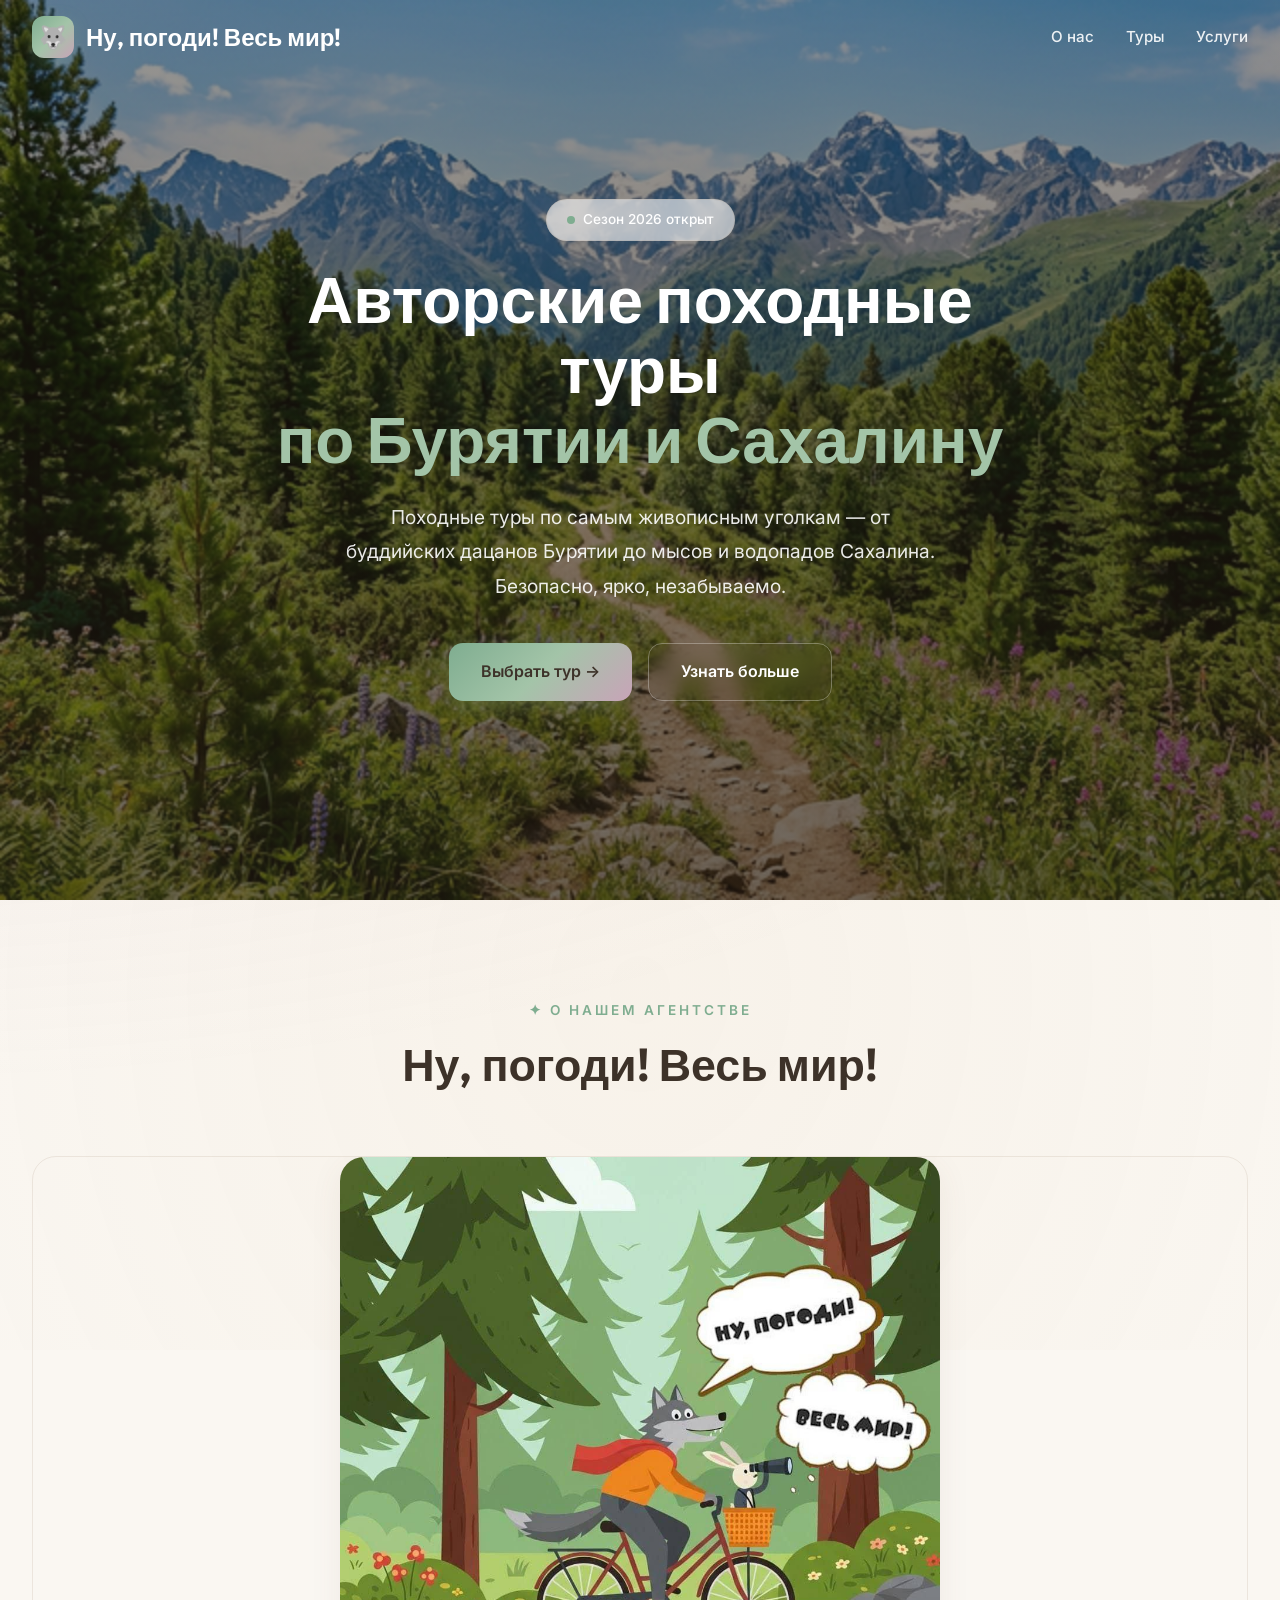
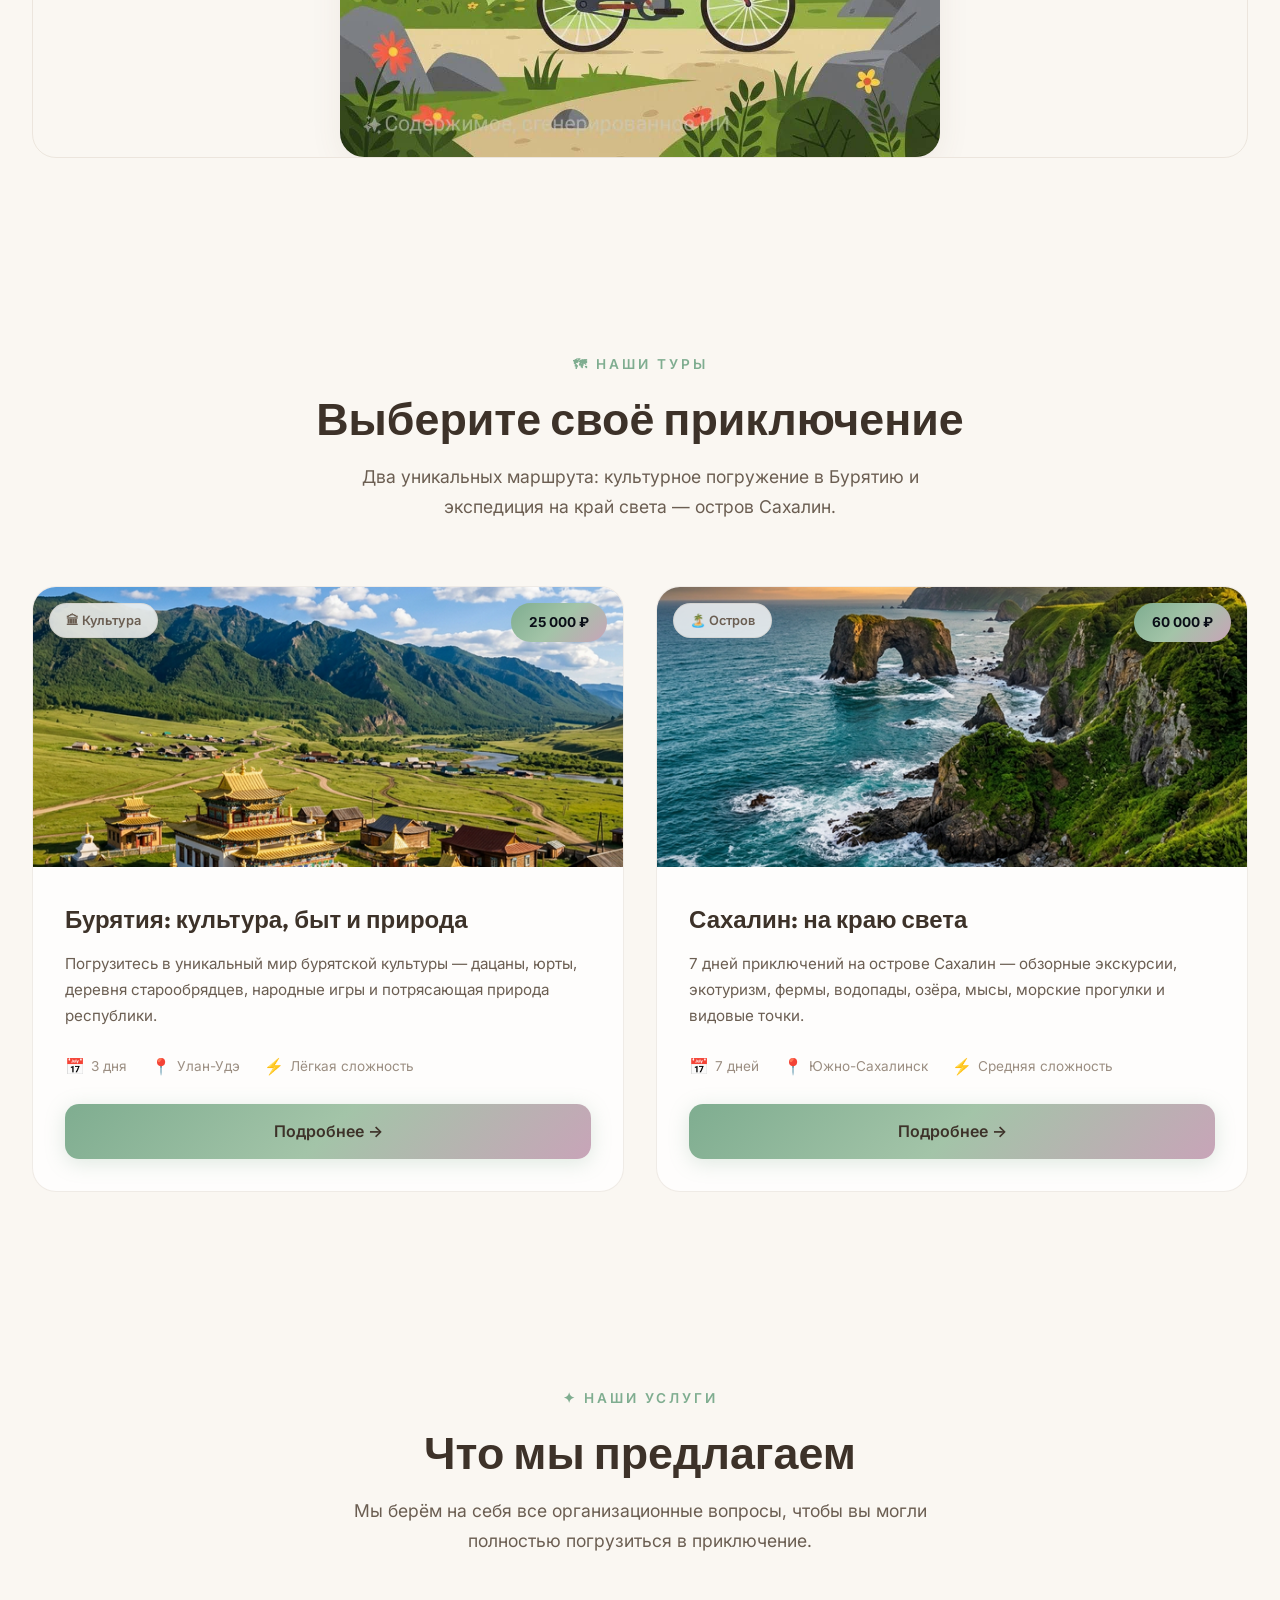
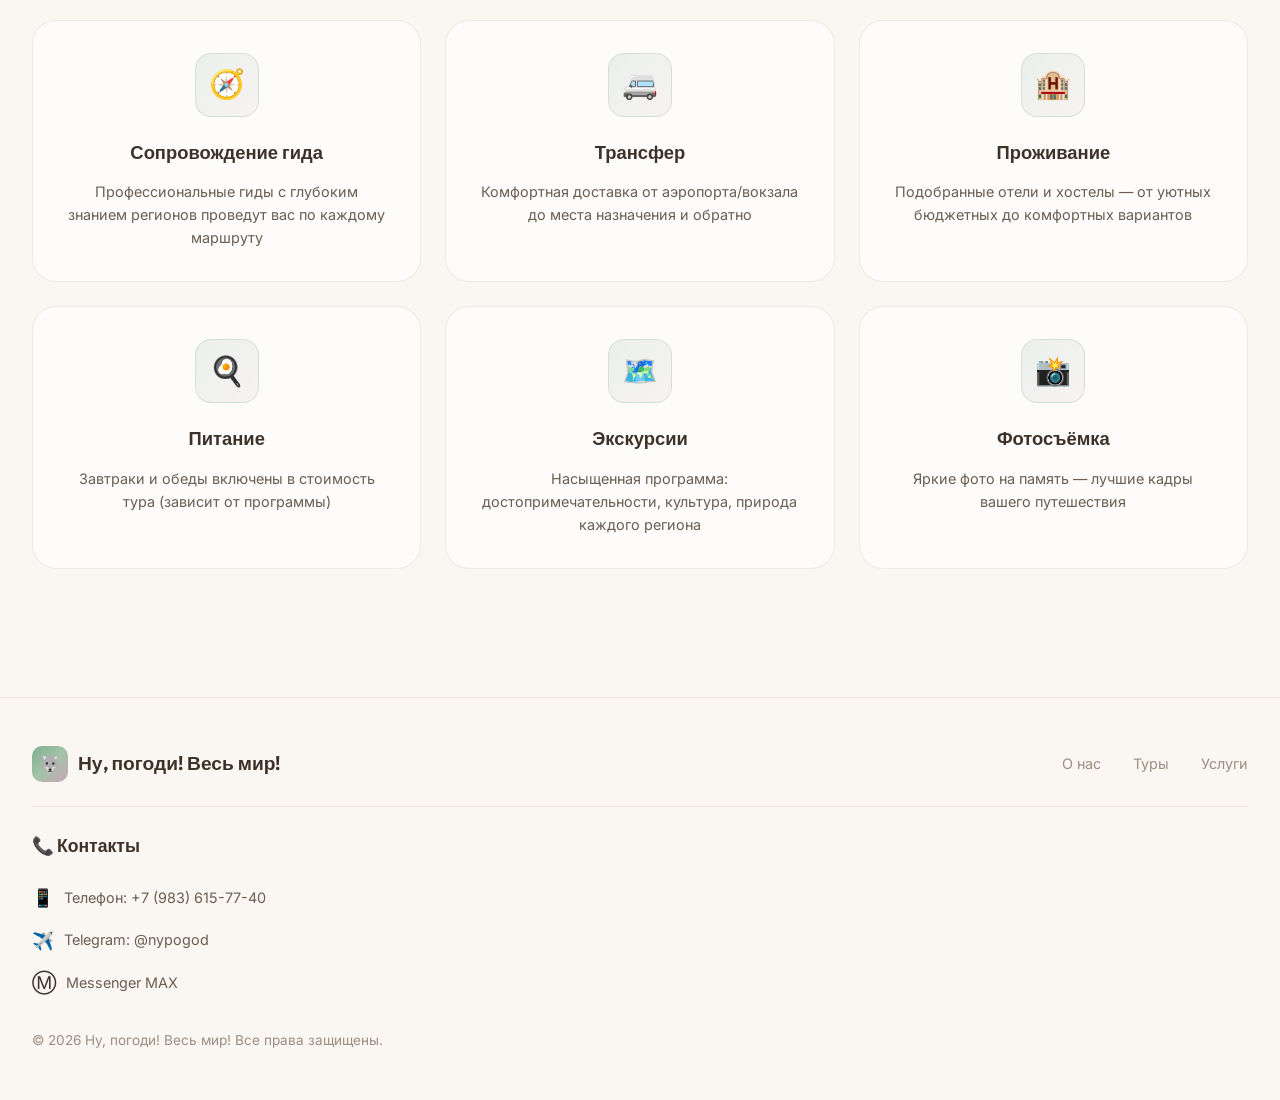
<file: index.html>
<!DOCTYPE html>
<html lang="ru">

<head>
  <meta charset="UTF-8">
  <meta name="viewport" content="width=device-width, initial-scale=1.0">
  <meta name="description"
    content="Ищете авторские туры в Бурятию, на Байкал или Сахалин? Организация увлекательных экспедиций и походных туров по России. Незабываемые впечатления с опытными гидами.">
  <meta name="keywords"
    content="туры в бурятию, туры на сахалин, походные туры, активный отдых, походы по россии, туризм на байкале, путешествие на край света, авторские туры">
  <meta name="author" content="Ну, погоди! Весь мир!">
  <meta property="og:title" content="Авторские туры в Бурятию и на Сахалин 2026 | Ну, погоди! Весь мир!">
  <meta property="og:description"
    content="Организация незабываемых походных туров по Бурятии и Сахалину. Полное сопровождение, насыщенная программа и яркие впечатления.">
  <meta property="og:type" content="website">
  <meta property="og:url" content="https://nupogodi-tours.ru/">
  <meta property="og:image" content="https://nupogodi-tours.ru/images/hero-bg-light.png">
  <meta property="og:image:width" content="1200">
  <meta property="og:image:height" content="630">
  <meta property="og:locale" content="ru_RU">
  <meta property="og:site_name" content="Ну, погоди! Весь мир!">
  <meta name="twitter:card" content="summary_large_image">
  <meta name="twitter:title" content="Авторские туры в Бурятию и на Сахалин 2026 | Ну, погоди! Весь мир!">
  <meta name="twitter:description" content="Организация незабываемых походных туров по Бурятии и Сахалину. Полное сопровождение, насыщенная программа и яркие впечатления.">
  <meta name="twitter:image" content="https://nupogodi-tours.ru/images/hero-bg-light.png">
  <link rel="icon" type="image/svg+xml" href="images/favicon.svg">
  <link rel="icon" type="image/png" sizes="32x32" href="images/favicon-32.png">
  <link rel="apple-touch-icon" sizes="180x180" href="images/favicon.png">
  <title>Авторские туры в Бурятию и на Сахалин 2026 | Ну, погоди! Весь мир!</title>
  <link rel="stylesheet" href="styles.css">
  <script type="application/ld+json">
  {
    "@context": "https://schema.org",
    "@type": "TravelAgency",
    "name": "Ну, погоди! Весь мир!",
    "url": "https://nupogodi-tours.ru",
    "description": "Организация авторских походных туров по Бурятии и Сахалину. Экспедиции с опытными гидами.",
    "image": "https://nupogodi-tours.ru/images/hero-bg-light.png",
    "telephone": "+7-983-615-77-40",
    "address": {
      "@type": "PostalAddress",
      "addressCountry": "RU"
    },
    "sameAs": [
      "https://t.me/nypogod",
      "https://max.ru/join/zWjZZOgrSASOhCdiYN-ztWfvN6nFuseAmMMUd-aQnwc"
    ],
    "makesOffer": [
      {
        "@type": "Offer",
        "itemOffered": {
          "@type": "TouristTrip",
          "name": "Авторский тур в Бурятию: культура, быт и природа",
          "description": "Погрузитесь в уникальный мир бурятской культуры — дацаны, юрты, деревня старообрядцев, народные игры и потрясающая природа республики.",
          "image": "https://nupogodi-tours.ru/images/buryatia.png",
          "touristType": "Культурный туризм",
          "itinerary": {
            "@type": "ItemList",
            "numberOfItems": 3,
            "itemListElement": [
              {"@type": "ListItem", "position": 1, "name": "Улан-Удэ"},
              {"@type": "ListItem", "position": 2, "name": "Духовность и традиции"},
              {"@type": "ListItem", "position": 3, "name": "Тайны старообрядцев"}
            ]
          }
        },
        "price": "25000",
        "priceCurrency": "RUB",
        "url": "https://nupogodi-tours.ru/tour1.html"
      },
      {
        "@type": "Offer",
        "itemOffered": {
          "@type": "TouristTrip",
          "name": "Авторский тур на Сахалин: на краю света",
          "description": "7 дней приключений на острове Сахалин — обзорные экскурсии, экотуризм, фермы, водопады, озёра, мысы, морские прогулки.",
          "image": "https://nupogodi-tours.ru/images/sakhalin.png",
          "touristType": "Экотуризм",
          "itinerary": {
            "@type": "ItemList",
            "numberOfItems": 7
          }
        },
        "price": "60000",
        "priceCurrency": "RUB",
        "url": "https://nupogodi-tours.ru/tour2.html"
      }
    ]
  }
  </script>
<!-- Yandex.Metrika counter -->
<script type="text/javascript">
    (function(m,e,t,r,i,k,a){
        m[i]=m[i]||function(){(m[i].a=m[i].a||[]).push(arguments)};
        m[i].l=1*new Date();
        for (var j = 0; j < document.scripts.length; j++) {if (document.scripts[j].src === r) { return; }}
        k=e.createElement(t),a=e.getElementsByTagName(t)[0],k.async=1,k.src=r,a.parentNode.insertBefore(k,a)
    })(window, document,'script','https://mc.yandex.ru/metrika/tag.js?id=109256653', 'ym');

    ym(109256653, 'init', {ssr:true, webvisor:true, clickmap:true, ecommerce:"dataLayer", referrer: document.referrer, url: location.href, accurateTrackBounce:true, trackLinks:true});
</script>
<noscript><div><img src="https://mc.yandex.ru/watch/109256653" style="position:absolute; left:-9999px;" alt="" /></div></noscript>
<!-- /Yandex.Metrika counter -->
</head>

<body>

  <!-- Navigation -->
  <nav class="navbar" id="navbar">
    <div class="nav-container">
      <a href="index.html" class="nav-logo">
        <div class="logo-icon">🐺</div>
        Ну, погоди! Весь мир!
      </a>
      <ul class="nav-links">
        <li><a href="#about">О нас</a></li>
        <li><a href="#tours">Туры</a></li>
        <li><a href="#services">Услуги</a></li>
      </ul>
    </div>
  </nav>

  <!-- Hero Section -->
  <section class="hero">
    <div class="hero-bg">
      <img src="images/hero-bg-light.png" alt="Авторские походные туры по России 2026 — горы и тропы">
      <div class="hero-overlay"></div>
    </div>
    <div class="hero-content">
      <div class="hero-badge">
        <span class="dot"></span>
        Сезон 2026 открыт
      </div>
      <h1>Авторские походные туры<br><span class="accent">по Бурятии и Сахалину</span></h1>
      <p>Походные туры по самым живописным уголкам — от буддийских дацанов Бурятии до мысов и водопадов Сахалина.
        Безопасно, ярко, незабываемо.</p>
      <div class="hero-buttons">
        <a href="#tours" class="btn btn-primary">Выбрать тур →</a>
        <a href="#about" class="btn btn-outline">Узнать больше</a>
      </div>
    </div>
  </section>

  <!-- About Section -->
  <section class="section about" id="about">
    <div class="section-header fade-in">
      <div class="section-label">✦ О нашем агентстве</div>
      <h2 class="section-title">Ну, погоди! Весь мир!</h2>
    </div>
    <div class="about-mascots fade-in" style="display: flex; justify-content: center; margin-top: 2rem;">
      <img src="images/photo_2026-03-03_12-54-40.jpg" alt="Ну, погоди! Весь мир!"
        style="max-width: 600px; width: 100%; border-radius: var(--radius-lg); box-shadow: var(--shadow-card);">
    </div>
  </section>

  <!-- Tours Section -->
  <section class="section" id="tours">
    <div class="section-header fade-in">
      <div class="section-label">🗺 Наши туры</div>
      <h2 class="section-title">Выберите своё приключение</h2>
      <p class="section-subtitle">Два уникальных маршрута: культурное погружение в Бурятию и экспедиция на край света —
        остров Сахалин.</p>
    </div>

    <div class="tours-grid">
      <!-- Tour 1: Бурятия -->
      <div class="tour-card fade-in">
        <div class="tour-card-image">
          <img src="images/buryatia.png" alt="Бурятия — дацан и горы">
          <span class="tour-badge">🏛 Культура</span>
          <span class="tour-price-badge">25 000 ₽</span>
        </div>
        <div class="tour-card-body">
          <h3>Бурятия: культура, быт и природа</h3>
          <p>Погрузитесь в уникальный мир бурятской культуры — дацаны, юрты, деревня старообрядцев, народные игры и
            потрясающая природа республики.</p>
          <div class="tour-meta">
            <div class="tour-meta-item">
              <span class="icon">📅</span> 3 дня
            </div>
            <div class="tour-meta-item">
              <span class="icon">📍</span> Улан-Удэ
            </div>
            <div class="tour-meta-item">
              <span class="icon">⚡</span> Лёгкая сложность
            </div>
          </div>
          <a href="tour1.html" class="btn btn-primary">Подробнее →</a>
        </div>
      </div>

      <!-- Tour 2: Сахалин -->
      <div class="tour-card fade-in">
        <div class="tour-card-image">
          <img src="images/sakhalin.png" alt="Сахалин — скалы и океан">
          <span class="tour-badge">🏝️ Остров</span>
          <span class="tour-price-badge">60 000 ₽</span>
        </div>
        <div class="tour-card-body">
          <h3>Сахалин: на краю света</h3>
          <p>7 дней приключений на острове Сахалин — обзорные экскурсии, экотуризм, фермы, водопады, озёра, мысы,
            морские прогулки и видовые точки.</p>
          <div class="tour-meta">
            <div class="tour-meta-item">
              <span class="icon">📅</span> 7 дней
            </div>
            <div class="tour-meta-item">
              <span class="icon">📍</span> Южно-Сахалинск
            </div>
            <div class="tour-meta-item">
              <span class="icon">⚡</span> Средняя сложность
            </div>
          </div>
          <a href="tour2.html" class="btn btn-primary">Подробнее →</a>
        </div>
      </div>
    </div>
  </section>

  <!-- Services Section -->
  <section class="section" id="services">
    <div class="section-header fade-in">
      <div class="section-label">✦ Наши услуги</div>
      <h2 class="section-title">Что мы предлагаем</h2>
      <p class="section-subtitle">Мы берём на себя все организационные вопросы, чтобы вы могли полностью погрузиться в
        приключение.</p>
    </div>

    <div class="services-grid">
      <div class="service-card fade-in">
        <div class="service-icon">🧭</div>
        <h4>Сопровождение гида</h4>
        <p>Профессиональные гиды с глубоким знанием регионов проведут вас по каждому маршруту</p>
      </div>
      <div class="service-card fade-in">
        <div class="service-icon">🚐</div>
        <h4>Трансфер</h4>
        <p>Комфортная доставка от аэропорта/вокзала до места назначения и обратно</p>
      </div>
      <div class="service-card fade-in">
        <div class="service-icon">🏨</div>
        <h4>Проживание</h4>
        <p>Подобранные отели и хостелы — от уютных бюджетных до комфортных вариантов</p>
      </div>
      <div class="service-card fade-in">
        <div class="service-icon">🍳</div>
        <h4>Питание</h4>
        <p>Завтраки и обеды включены в стоимость тура (зависит от программы)</p>
      </div>
      <div class="service-card fade-in">
        <div class="service-icon">🗺️</div>
        <h4>Экскурсии</h4>
        <p>Насыщенная программа: достопримечательности, культура, природа каждого региона</p>
      </div>
      <div class="service-card fade-in">
        <div class="service-icon">📸</div>
        <h4>Фотосъёмка</h4>
        <p>Яркие фото на память — лучшие кадры вашего путешествия</p>
      </div>
    </div>
  </section>

  <!-- Footer -->
  <footer class="footer">
    <div class="footer-content">
      <div class="footer-logo">
        <div class="logo-icon">🐺</div>
        Ну, погоди! Весь мир!
      </div>
      <ul class="footer-links">
        <li><a href="#about">О нас</a></li>
        <li><a href="#tours">Туры</a></li>
        <li><a href="#services">Услуги</a></li>
      </ul>
      <div class="footer-contacts">
        <h4>📞 Контакты</h4>
        <div class="footer-contact-item">
          <span>📱</span>
          <a href="tel:+79836157740">Телефон: +7 (983) 615-77-40</a>
        </div>
        <div class="footer-contact-item">
          <span>✈️</span>
          <a href="https://t.me/nypogod" target="_blank">Telegram: @nypogod</a>
        </div>
        <div class="footer-contact-item">
          <span>Ⓜ️</span>
          <a href="https://max.ru/join/zWjZZOgrSASOhCdiYN-ztWfvN6nFuseAmMMUd-aQnwc" target="_blank">Messenger MAX</a>
        </div>
      </div>
      <div class="footer-copy">© 2026 Ну, погоди! Весь мир! Все права защищены.</div>
    </div>
  </footer>

  <script src="script.js"></script>
</body>

</html>
</file>
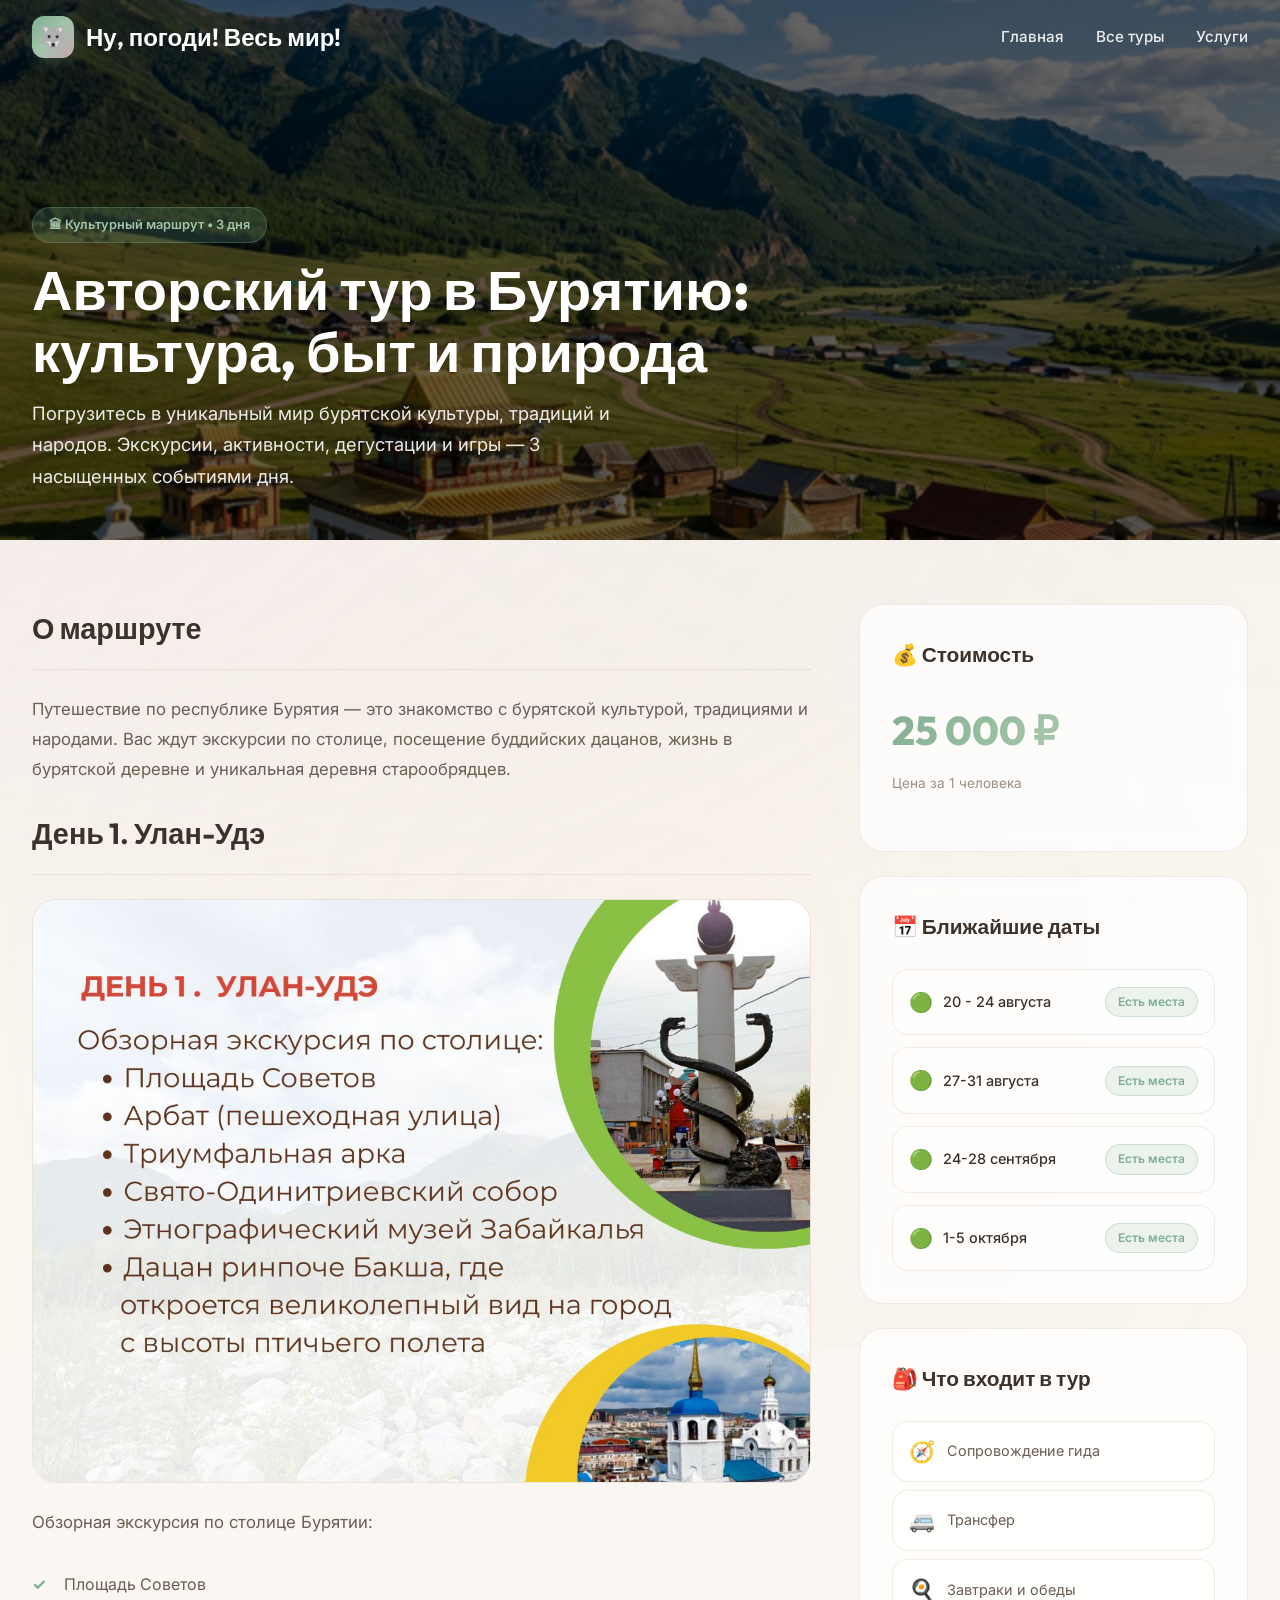
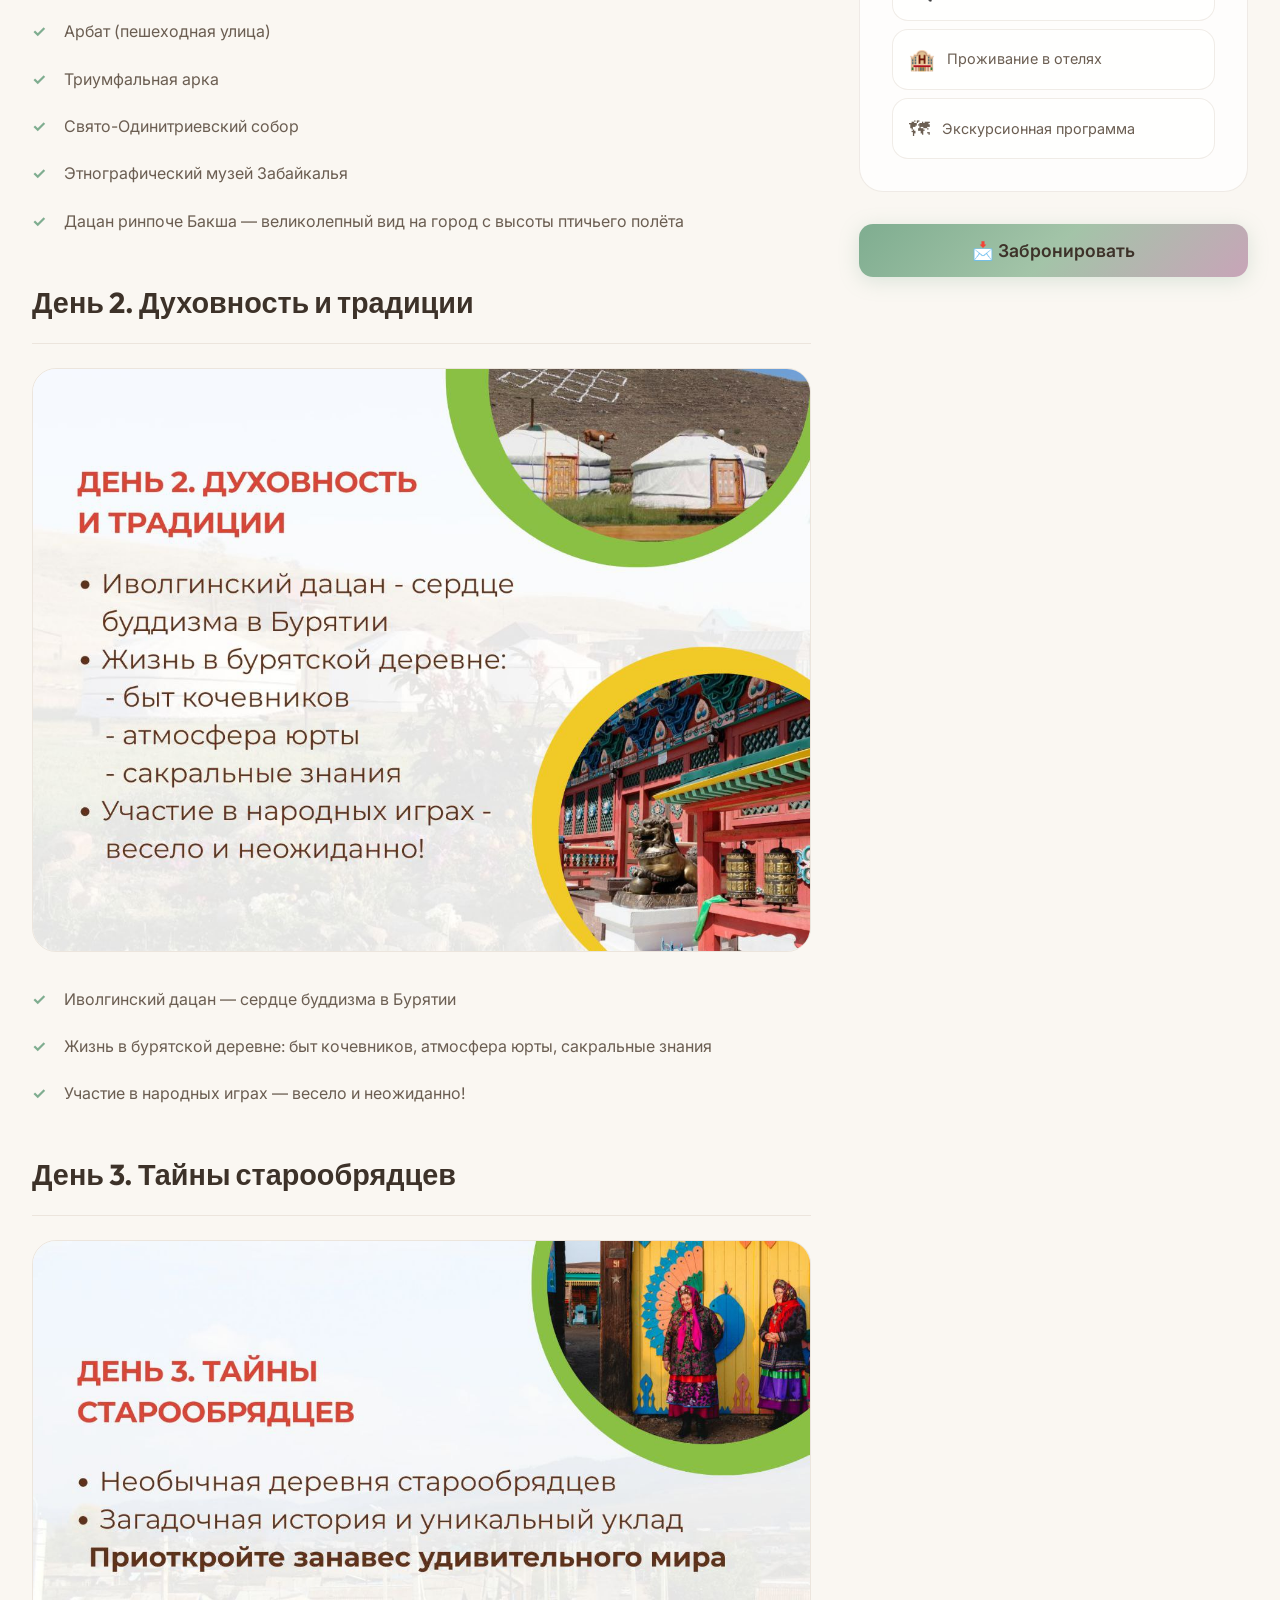
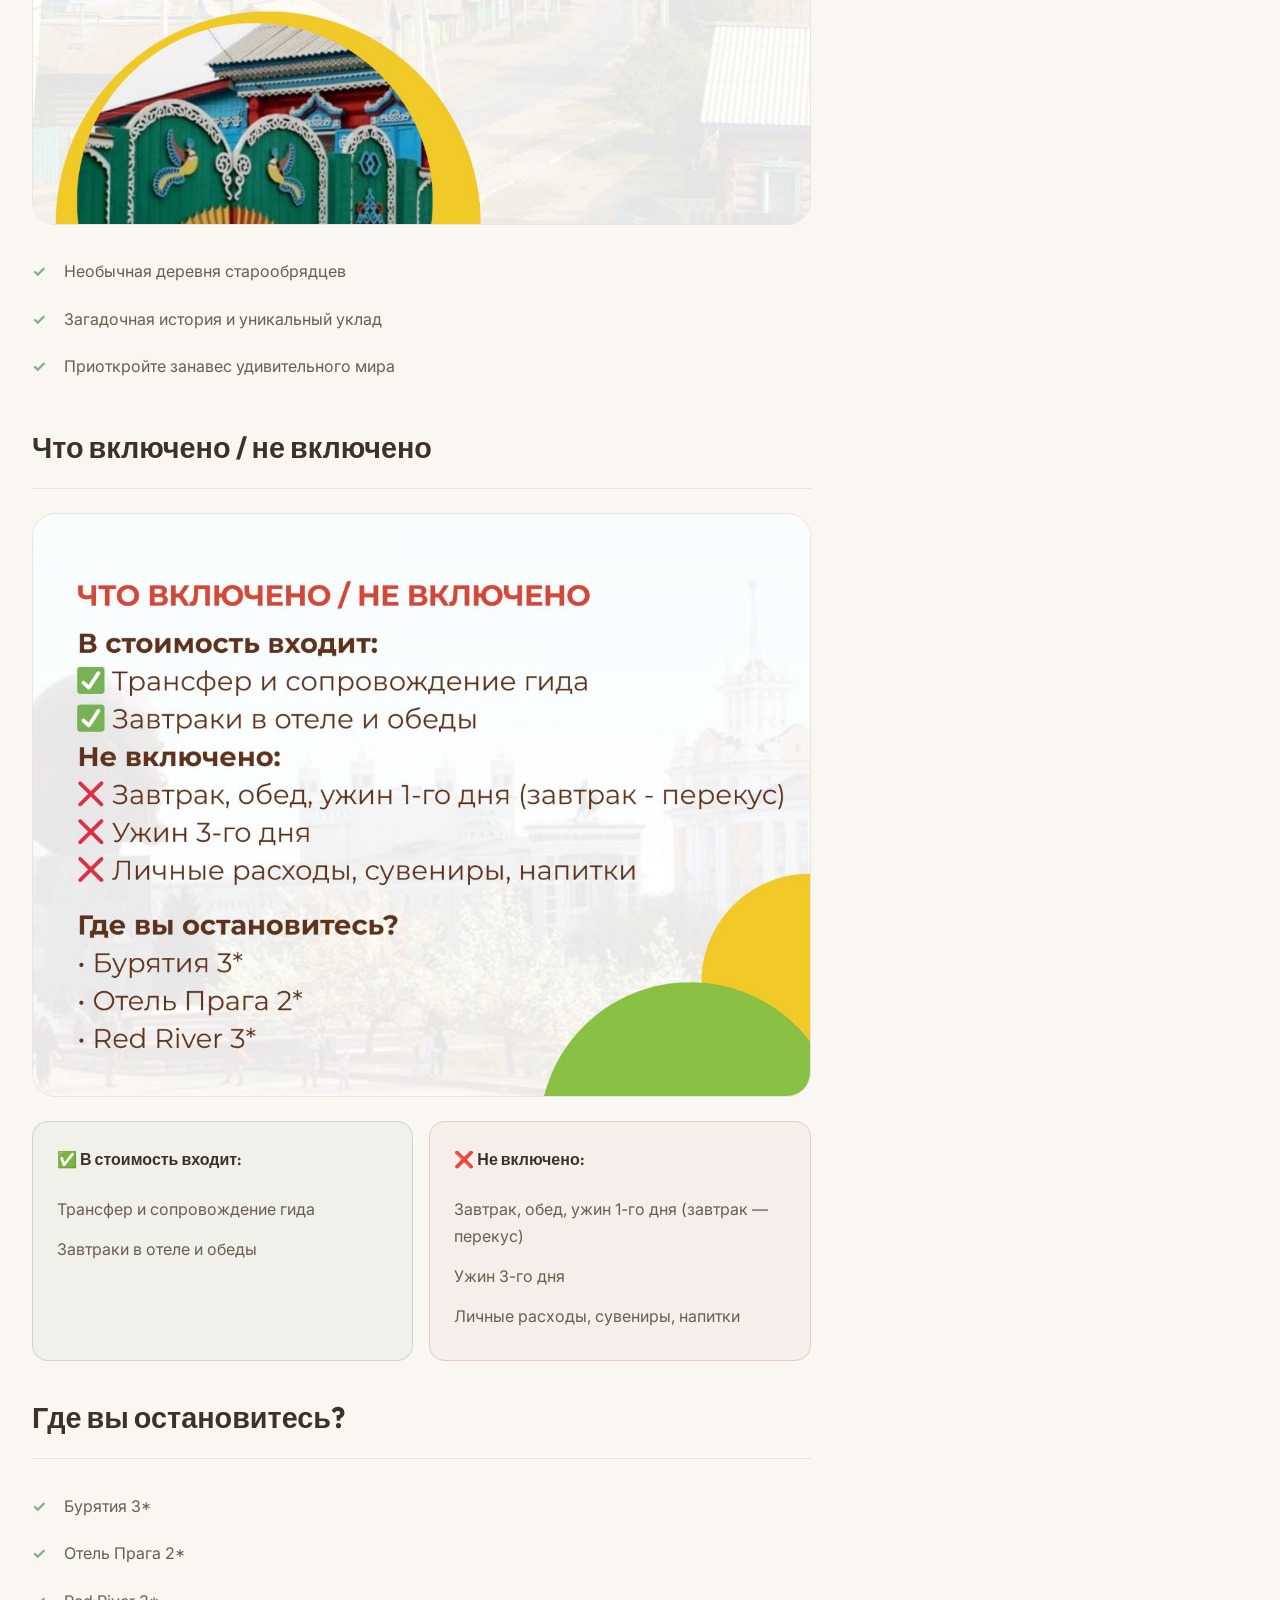
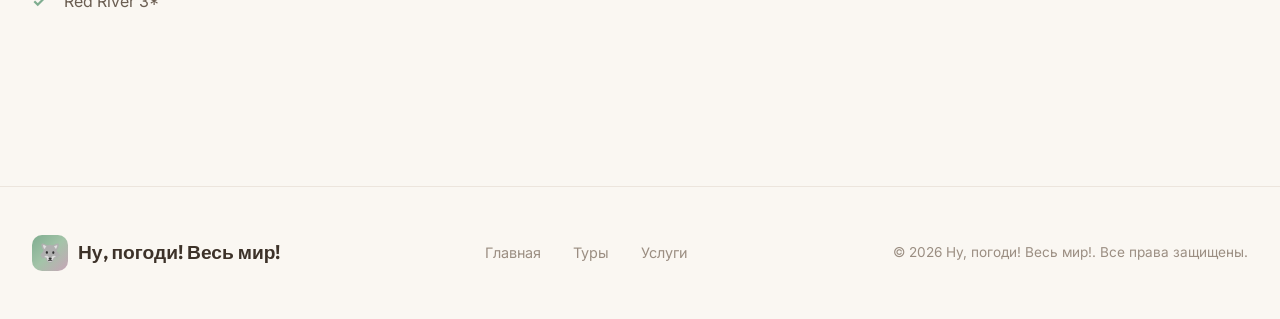
<file: tour1.html>
<!DOCTYPE html>
<html lang="ru">

<head>
    <meta charset="UTF-8">
    <meta name="viewport" content="width=device-width, initial-scale=1.0">
    <meta name="description"
        content="Незабываемый авторский тур в Бурятию и на Байкал 2026. Посетите Иволгинский дацан, горячие источники, скалы и шаманские святыни за 7 дней. Успейте забронировать тур!">
    <meta name="keywords"
        content="туры в бурятию, туры на байкал, тур улан-удэ, иволгинский дацан, активный отдых бурятия, поход на байкал, экскурсии бурятия, буддийские святыни">
    <meta name="author" content="Ну, погоди! Весь мир!">
    <meta property="og:title" content="Авторский тур в Бурятию и на Байкал 2026 (7 дней) | Ну, погоди! Весь мир!">
    <meta property="og:description"
        content="7 дней полного погружения в культуру Бурятии и красоту Байкала. Всё включено: проживание, питание, гиды и экскурсии.">
    <meta property="og:type" content="website">
    <meta property="og:url" content="https://nupogodi-tours.ru/tour1.html">
    <meta property="og:image" content="https://nupogodi-tours.ru/images/buryatia.png">
    <meta property="og:image:width" content="1200">
    <meta property="og:image:height" content="630">
    <meta property="og:locale" content="ru_RU">
    <meta property="og:site_name" content="Ну, погоди! Весь мир!">
    <meta name="twitter:card" content="summary_large_image">
    <meta name="twitter:title" content="Авторский тур в Бурятию и на Байкал 2026 | Ну, погоди!">
    <meta name="twitter:description" content="7 дней полного погружения в культуру Бурятии и красоту Байкала.">
    <meta name="twitter:image" content="https://nupogodi-tours.ru/images/buryatia.png">
    <link rel="icon" type="image/svg+xml" href="images/favicon.svg">
    <link rel="icon" type="image/png" sizes="32x32" href="images/favicon-32.png">
    <link rel="apple-touch-icon" sizes="180x180" href="images/favicon.png">
    <title>Авторский тур в Бурятию и на Байкал 2026 (7 дней) | Ну, погоди! Весь мир!</title>
    <link rel="stylesheet" href="styles.css">
    <script type="application/ld+json">
    {
      "@context": "https://schema.org",
      "@type": "TouristTrip",
      "name": "Авторский тур в Бурятию: культура, быт и природа",
      "description": "Незабываемый авторский тур в Бурятию и на Байкал 2026. Иволгинский дацан, горячие источники, скалы и шаманские святыни.",
      "image": [
        "https://nupogodi-tours.ru/images/buryatia.png",
        "https://nupogodi-tours.ru/images/photo_2026-03-03_12-55-12.jpg",
        "https://nupogodi-tours.ru/images/photo_2026-03-03_12-55-10.jpg",
        "https://nupogodi-tours.ru/images/photo_2026-03-03_12-55-06.jpg"
      ],
      "touristType": "Культурный туризм",
      "itinerary": {
        "@type": "ItemList",
        "numberOfItems": 3,
        "itemListElement": [
          {"@type": "ListItem", "position": 1, "name": "Улан-Удэ"},
          {"@type": "ListItem", "position": 2, "name": "Духовность и традиции"},
          {"@type": "ListItem", "position": 3, "name": "Тайны старообрядцев"}
        ]
      },
      "offers": {
        "@type": "Offer",
        "price": "25000",
        "priceCurrency": "RUB",
        "url": "https://nupogodi-tours.ru/tour1.html",
        "availability": "https://schema.org/InStock"
      },
      "provider": {
        "@type": "TravelAgency",
        "name": "Ну, погоди! Весь мир!",
        "url": "https://nupogodi-tours.ru"
      }
    }
    </script>
    <!-- Yandex.Metrika counter -->
    <script type="text/javascript">
        (function (m, e, t, r, i, k, a) {
            m[i] = m[i] || function () { (m[i].a = m[i].a || []).push(arguments) };
            m[i].l = 1 * new Date();
            for (var j = 0; j < document.scripts.length; j++) { if (document.scripts[j].src === r) { return; } }
            k = e.createElement(t), a = e.getElementsByTagName(t)[0], k.async = 1, k.src = r, a.parentNode.insertBefore(k, a)
        })(window, document, 'script', 'https://mc.yandex.ru/metrika/tag.js?id=109256653', 'ym');

        ym(109256653, 'init', { ssr: true, webvisor: true, clickmap: true, ecommerce: "dataLayer", referrer: document.referrer, url: location.href, accurateTrackBounce: true, trackLinks: true });
    </script>
    <noscript>
        <div><img src="https://mc.yandex.ru/watch/109256653" style="position:absolute; left:-9999px;" alt="" /></div>
    </noscript>
    <!-- /Yandex.Metrika counter -->
</head>

<body>

    <!-- Navigation -->
    <nav class="navbar" id="navbar">
        <div class="nav-container">
            <a href="index.html" class="nav-logo">
                <div class="logo-icon">🐺</div>
                Ну, погоди! Весь мир!
            </a>
            <ul class="nav-links">
                <li><a href="index.html">Главная</a></li>
                <li><a href="index.html#tours">Все туры</a></li>
                <li><a href="index.html#services">Услуги</a></li>
            </ul>
        </div>
    </nav>

    <!-- Tour Hero -->
    <section class="tour-hero">
        <div class="tour-hero-bg">
            <img src="images/buryatia.png" alt="Авторский тур в Бурятию и на Байкал: Иволгинский дацан">
            <div class="tour-hero-overlay"></div>
        </div>
        <div class="tour-hero-content">
            <div class="tour-badge-inline">🏛 Культурный маршрут • 3 дня</div>
            <h1>Авторский тур в Бурятию:<br>культура, быт и природа</h1>
            <p class="tour-hero-desc">Погрузитесь в уникальный мир бурятской культуры, традиций и народов. Экскурсии,
                активности, дегустации и игры — 3 насыщенных событиями дня.</p>
        </div>
    </section>

    <!-- Tour Content -->
    <section class="section">
        <div class="tour-info-grid">

            <!-- Main Content -->
            <div class="tour-description">
                <h2>О маршруте</h2>
                <p>Путешествие по республике Бурятия — это знакомство с бурятской культурой, традициями и народами. Вас
                    ждут экскурсии по столице, посещение буддийских дацанов, жизнь в бурятской деревне и уникальная
                    деревня старообрядцев.</p>

                <!-- Day 1 -->
                <h2>День 1. Улан-Удэ</h2>
                <div class="tour-day-gallery">
                    <img src="images/photo_2026-03-03_12-55-12.jpg"
                        alt="Экскурсия в Улан-Удэ: площадь Советов и Тримфальная арка" class="tour-day-img">
                </div>
                <p>Обзорная экскурсия по столице Бурятии:</p>
                <ul>
                    <li>Площадь Советов</li>
                    <li>Арбат (пешеходная улица)</li>
                    <li>Триумфальная арка</li>
                    <li>Свято-Одинитриевский собор</li>
                    <li>Этнографический музей Забайкалья</li>
                    <li>Дацан ринпоче Бакша — великолепный вид на город с высоты птичьего полёта</li>
                </ul>

                <!-- Day 2 -->
                <h2>День 2. Духовность и традиции</h2>
                <div class="tour-day-gallery">
                    <img src="images/photo_2026-03-03_12-55-10.jpg"
                        alt="Посещение Иволгинского дацана в туре по Бурятии" class="tour-day-img">
                </div>
                <ul>
                    <li>Иволгинский дацан — сердце буддизма в Бурятии</li>
                    <li>Жизнь в бурятской деревне: быт кочевников, атмосфера юрты, сакральные знания</li>
                    <li>Участие в народных играх — весело и неожиданно!</li>
                </ul>

                <!-- Day 3 -->
                <h2>День 3. Тайны старообрядцев</h2>
                <div class="tour-day-gallery">
                    <img src="images/photo_2026-03-03_12-55-06.jpg"
                        alt="Культура старообрядцев Забайкалья в авторском туре" class="tour-day-img">
                </div>
                <ul>
                    <li>Необычная деревня старообрядцев</li>
                    <li>Загадочная история и уникальный уклад</li>
                    <li>Приоткройте занавес удивительного мира</li>
                </ul>

                <!-- Included / Not Included -->
                <h2>Что включено / не включено</h2>
                <div class="tour-day-gallery">
                    <img src="images/photo_2026-03-03_12-55-02.jpg" alt="Что включено" class="tour-day-img">
                </div>
                <div class="included-grid">
                    <div class="included-card included">
                        <h4>✅ В стоимость входит:</h4>
                        <ul>
                            <li>Трансфер и сопровождение гида</li>
                            <li>Завтраки в отеле и обеды</li>
                        </ul>
                    </div>
                    <div class="included-card not-included">
                        <h4>❌ Не включено:</h4>
                        <ul>
                            <li>Завтрак, обед, ужин 1-го дня (завтрак — перекус)</li>
                            <li>Ужин 3-го дня</li>
                            <li>Личные расходы, сувениры, напитки</li>
                        </ul>
                    </div>
                </div>

                <h2>Где вы остановитесь?</h2>
                <ul>
                    <li>Бурятия 3*</li>
                    <li>Отель Прага 2*</li>
                    <li>Red River 3*</li>
                </ul>
            </div>

            <!-- Sidebar -->
            <div class="tour-sidebar">

                <!-- Price Card -->
                <div class="sidebar-card">
                    <h3>💰 Стоимость</h3>
                    <div class="price-main">25 000 ₽</div>
                    <div class="price-note">Цена за 1 человека</div>
                </div>

                <!-- Dates Card -->
                <div class="sidebar-card">
                    <h3>📅 Ближайшие даты</h3>
                    <div class="date-list" id="tour1-dates">
                        <div class="date-item" style="justify-content:center; color: var(--text-muted);">
                            Загрузка дат...
                        </div>
                    </div>
                </div>

                <!-- Services Card -->
                <div class="sidebar-card">
                    <h3>🎒 Что входит в тур</h3>
                    <div class="sidebar-services">
                        <div class="tour-service-item">
                            <span class="s-icon">🧭</span> Сопровождение гида
                        </div>
                        <div class="tour-service-item">
                            <span class="s-icon">🚐</span> Трансфер
                        </div>
                        <div class="tour-service-item">
                            <span class="s-icon">🍳</span> Завтраки и обеды
                        </div>
                        <div class="tour-service-item">
                            <span class="s-icon">🏨</span> Проживание в отелях
                        </div>
                        <div class="tour-service-item">
                            <span class="s-icon">🗺</span> Экскурсионная программа
                        </div>
                    </div>
                </div>

                <!-- Book Button -->
                <button class="btn btn-primary btn-book" id="bookBtn"
                    onclick="document.getElementById('contactModal').classList.add('active')">
                    📩 Забронировать
                </button>

            </div>
        </div>
    </section>

    <!-- Contact Modal -->
    <div class="contact-modal-overlay" id="contactModal">
        <div class="contact-modal">
            <button class="contact-modal-close"
                onclick="document.getElementById('contactModal').classList.remove('active')">✕</button>
            <h3>📞 Свяжитесь с нами</h3>
            <p>Для бронирования тура свяжитесь с нами любым удобным способом:</p>
            <div class="contact-modal-items">
                <a href="tel:+79836157740" class="contact-modal-item">
                    <span class="contact-modal-icon">📱</span>
                    <div>
                        <div class="contact-modal-label">Телефон</div>
                        <div class="contact-modal-value">+7 (983) 615-77-40</div>
                    </div>
                </a>
                <a href="https://t.me/nypogod" target="_blank" class="contact-modal-item">
                    <span class="contact-modal-icon">✈️</span>
                    <div>
                        <div class="contact-modal-label">Telegram</div>
                        <div class="contact-modal-value">@nypogod</div>
                    </div>
                </a>
                <a href="https://max.ru/join/zWjZZOgrSASOhCdiYN-ztWfvN6nFuseAmMMUd-aQnwc" target="_blank" class="contact-modal-item">
                    <span class="contact-modal-icon">Ⓜ️</span>
                    <div>
                        <div class="contact-modal-label">Messenger MAX</div>
                        <div class="contact-modal-value">Написать нам</div>
                    </div>
                </a>
            </div>
        </div>
    </div>

    <!-- Footer -->
    <footer class="footer">
        <div class="footer-content">
            <div class="footer-logo">
                <div class="logo-icon">🐺</div>
                Ну, погоди! Весь мир!
            </div>
            <ul class="footer-links">
                <li><a href="index.html">Главная</a></li>
                <li><a href="index.html#tours">Туры</a></li>
                <li><a href="index.html#services">Услуги</a></li>
            </ul>
            <div class="footer-copy">© 2026 Ну, погоди! Весь мир!. Все права защищены.</div>
        </div>
    </footer>

    <script src="script.js"></script>
</body>

</html>
</file>
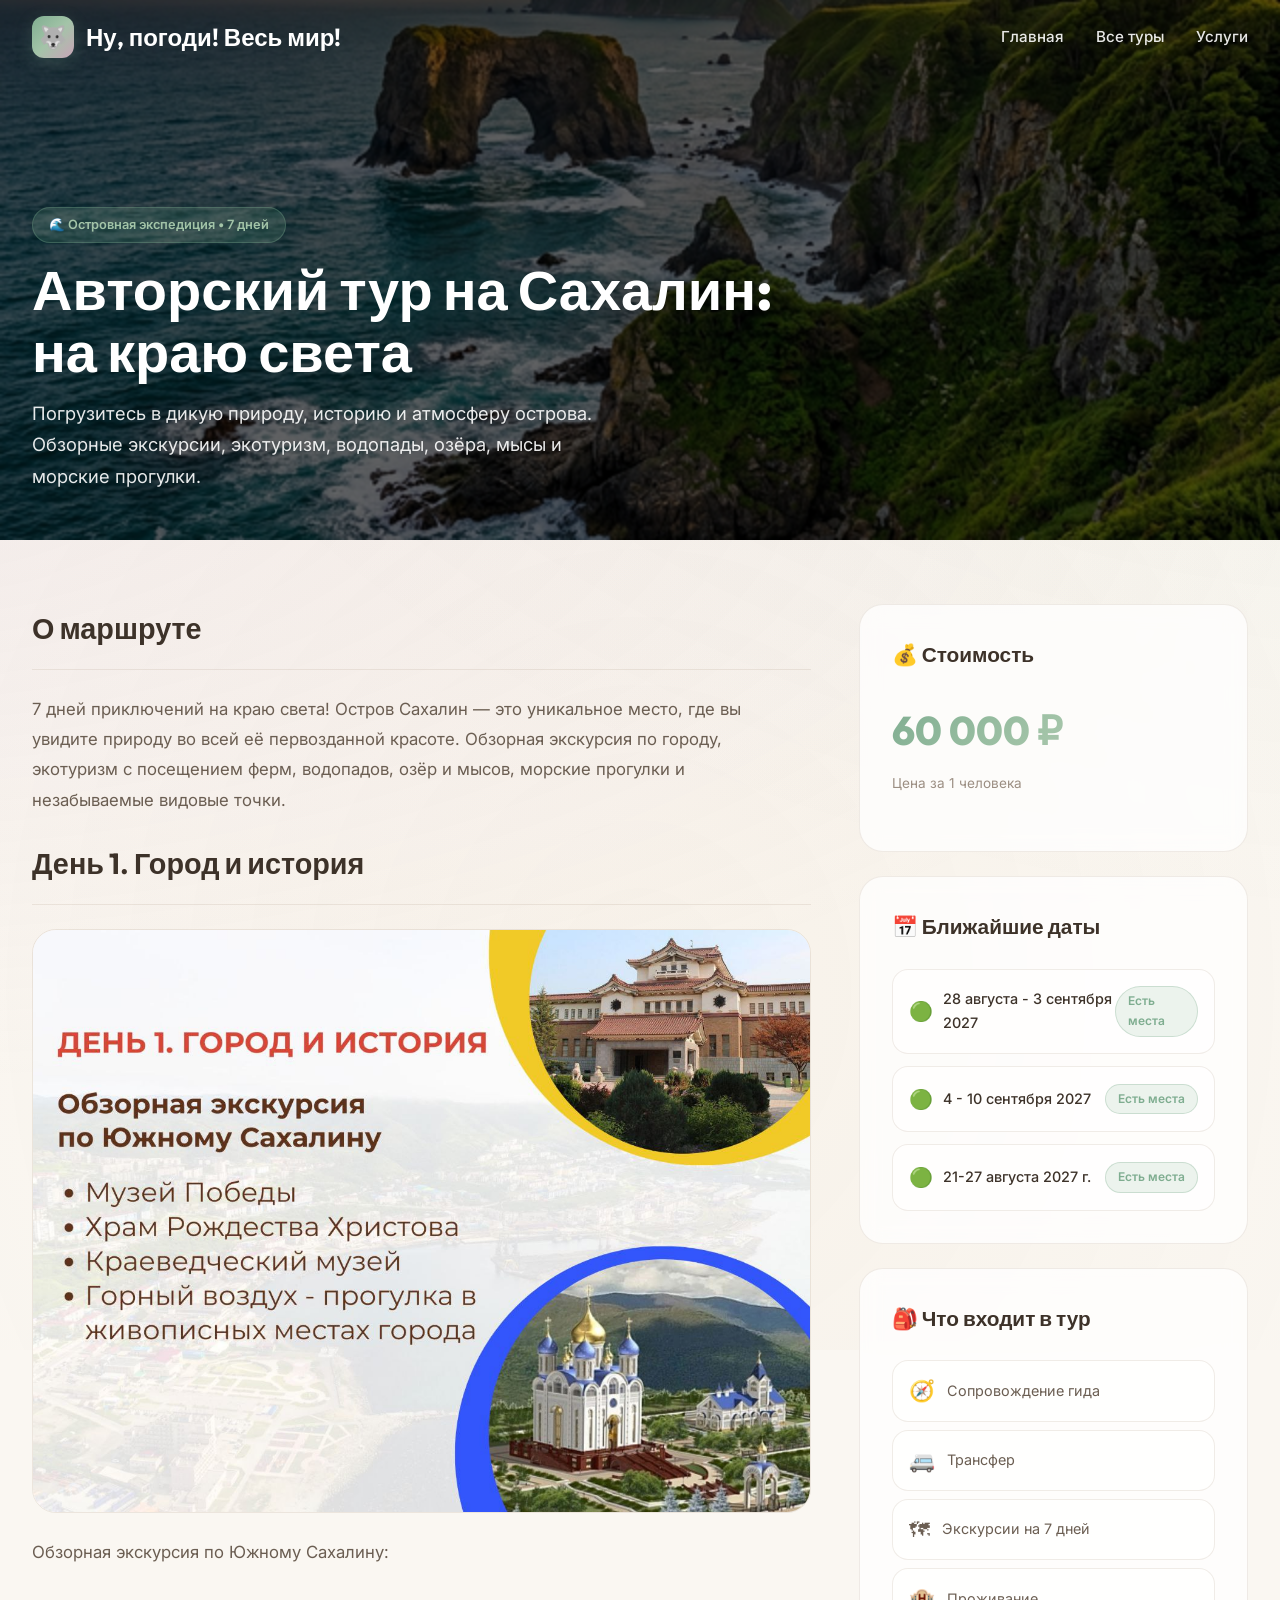
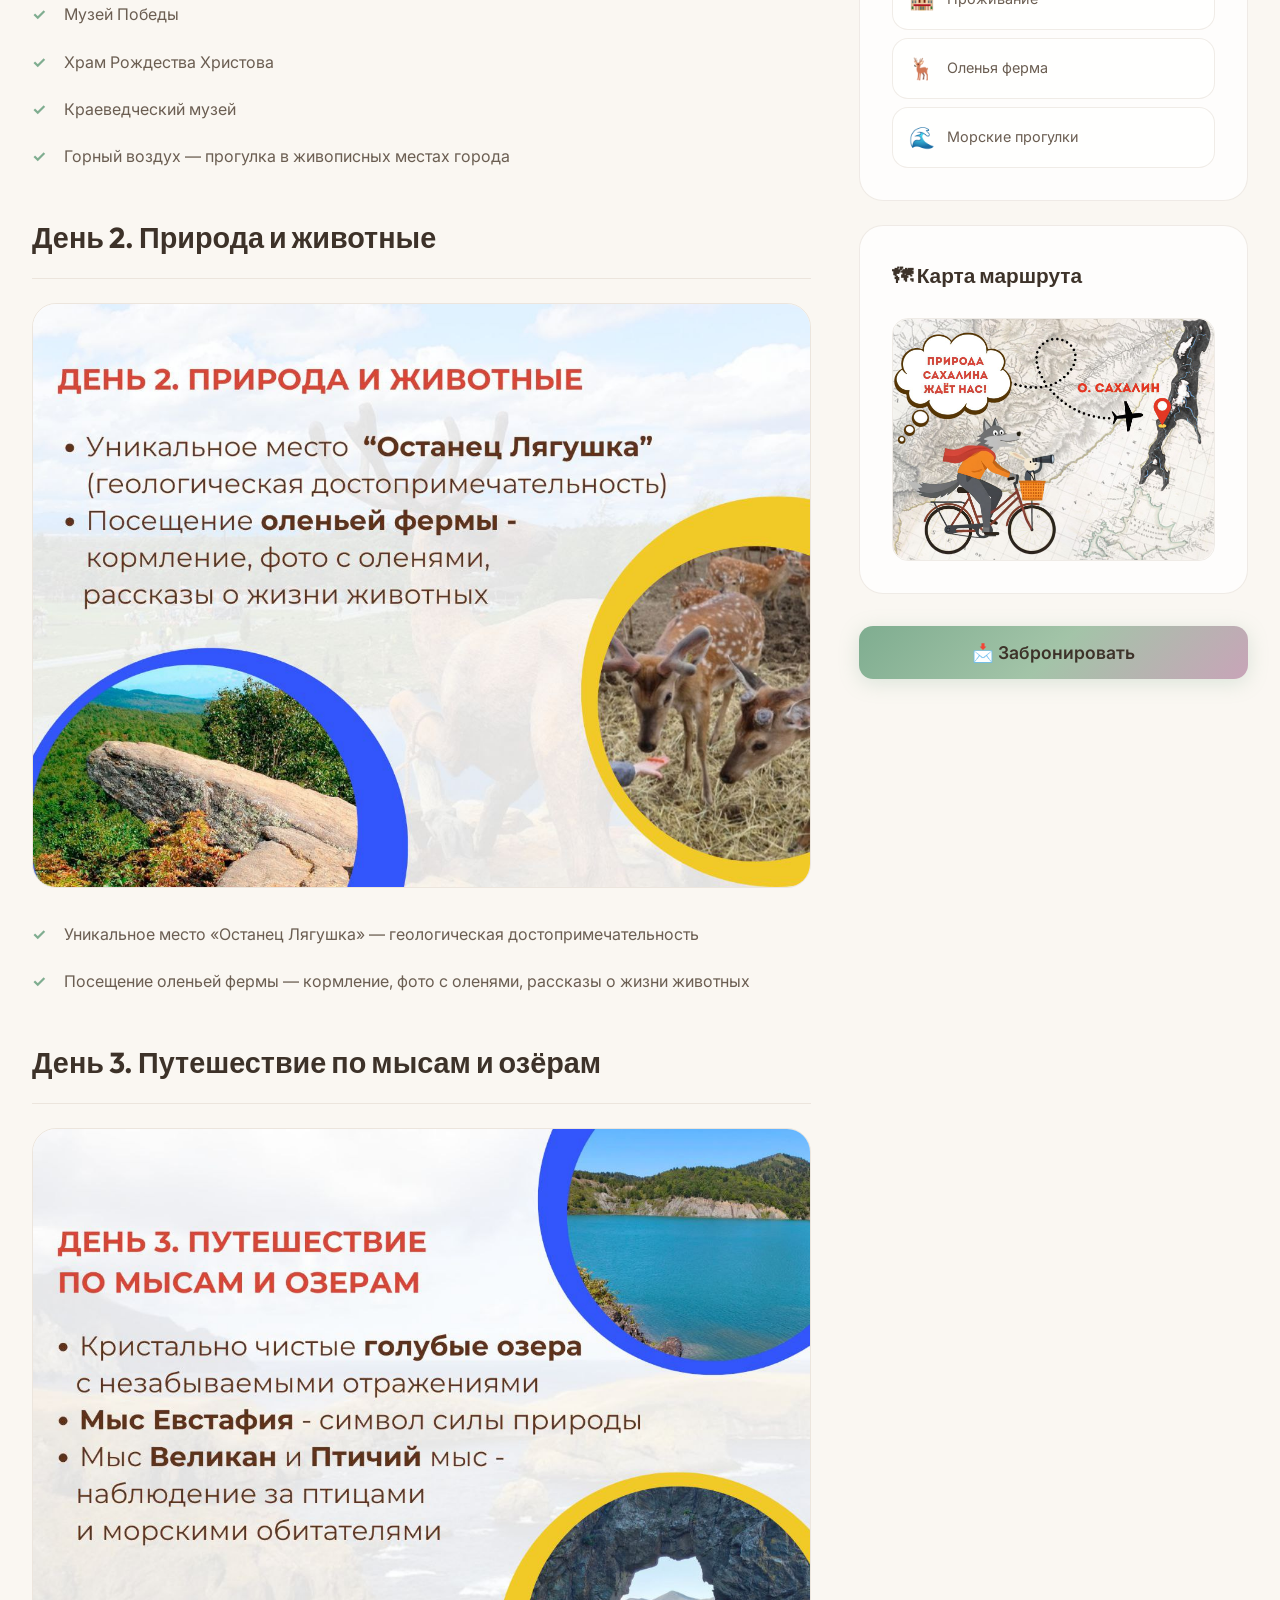
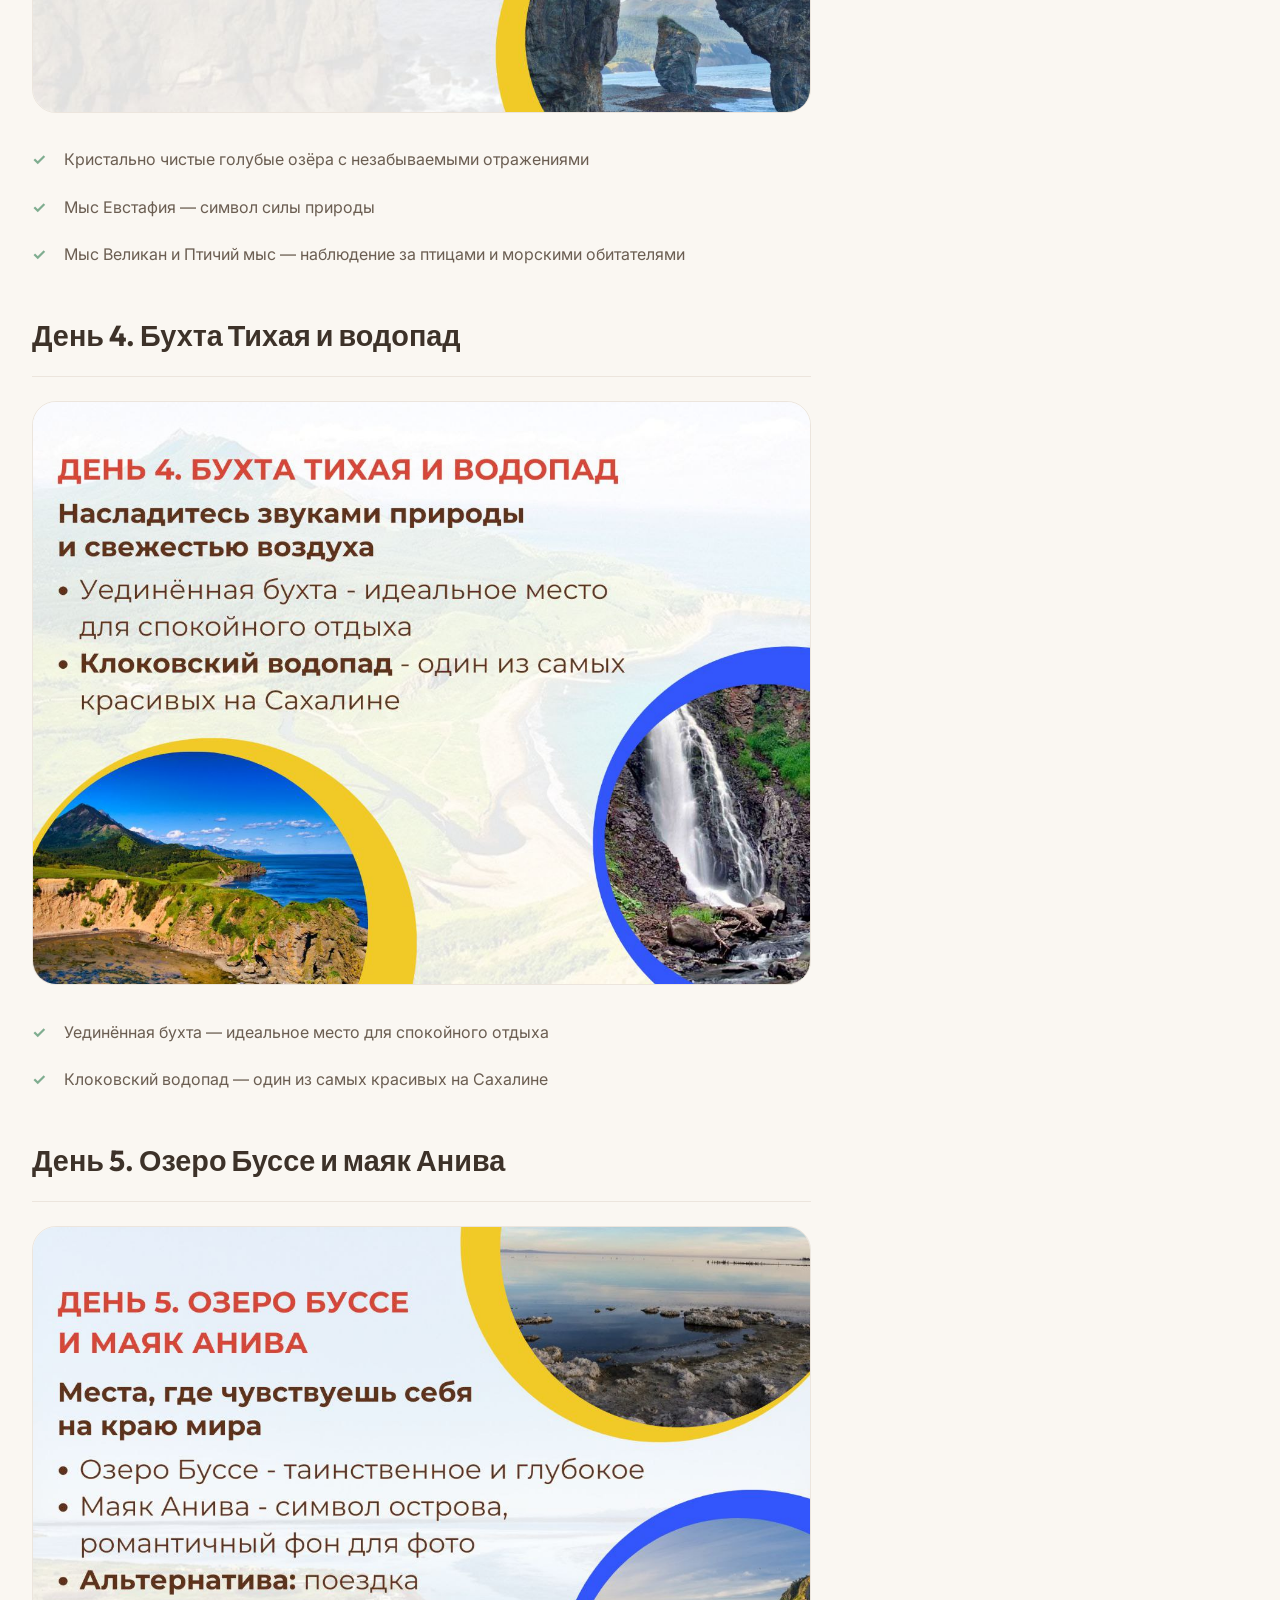
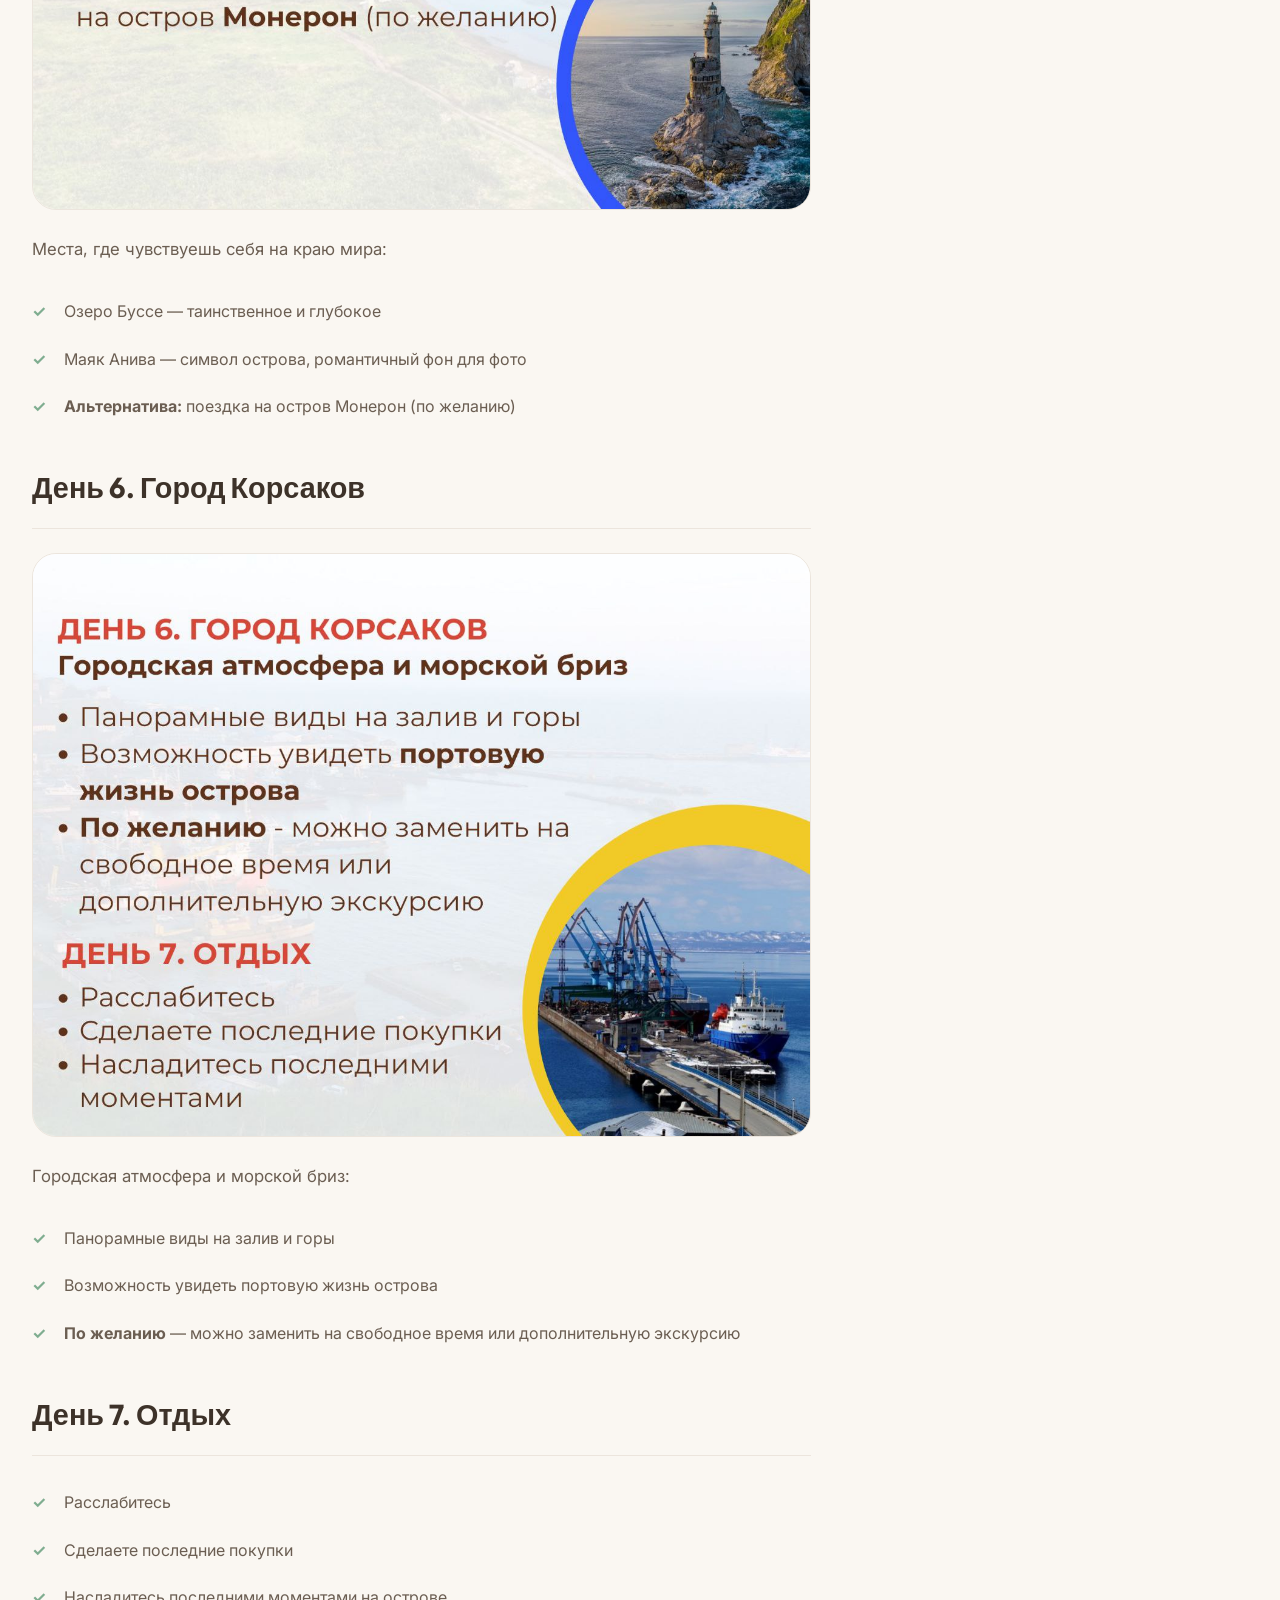
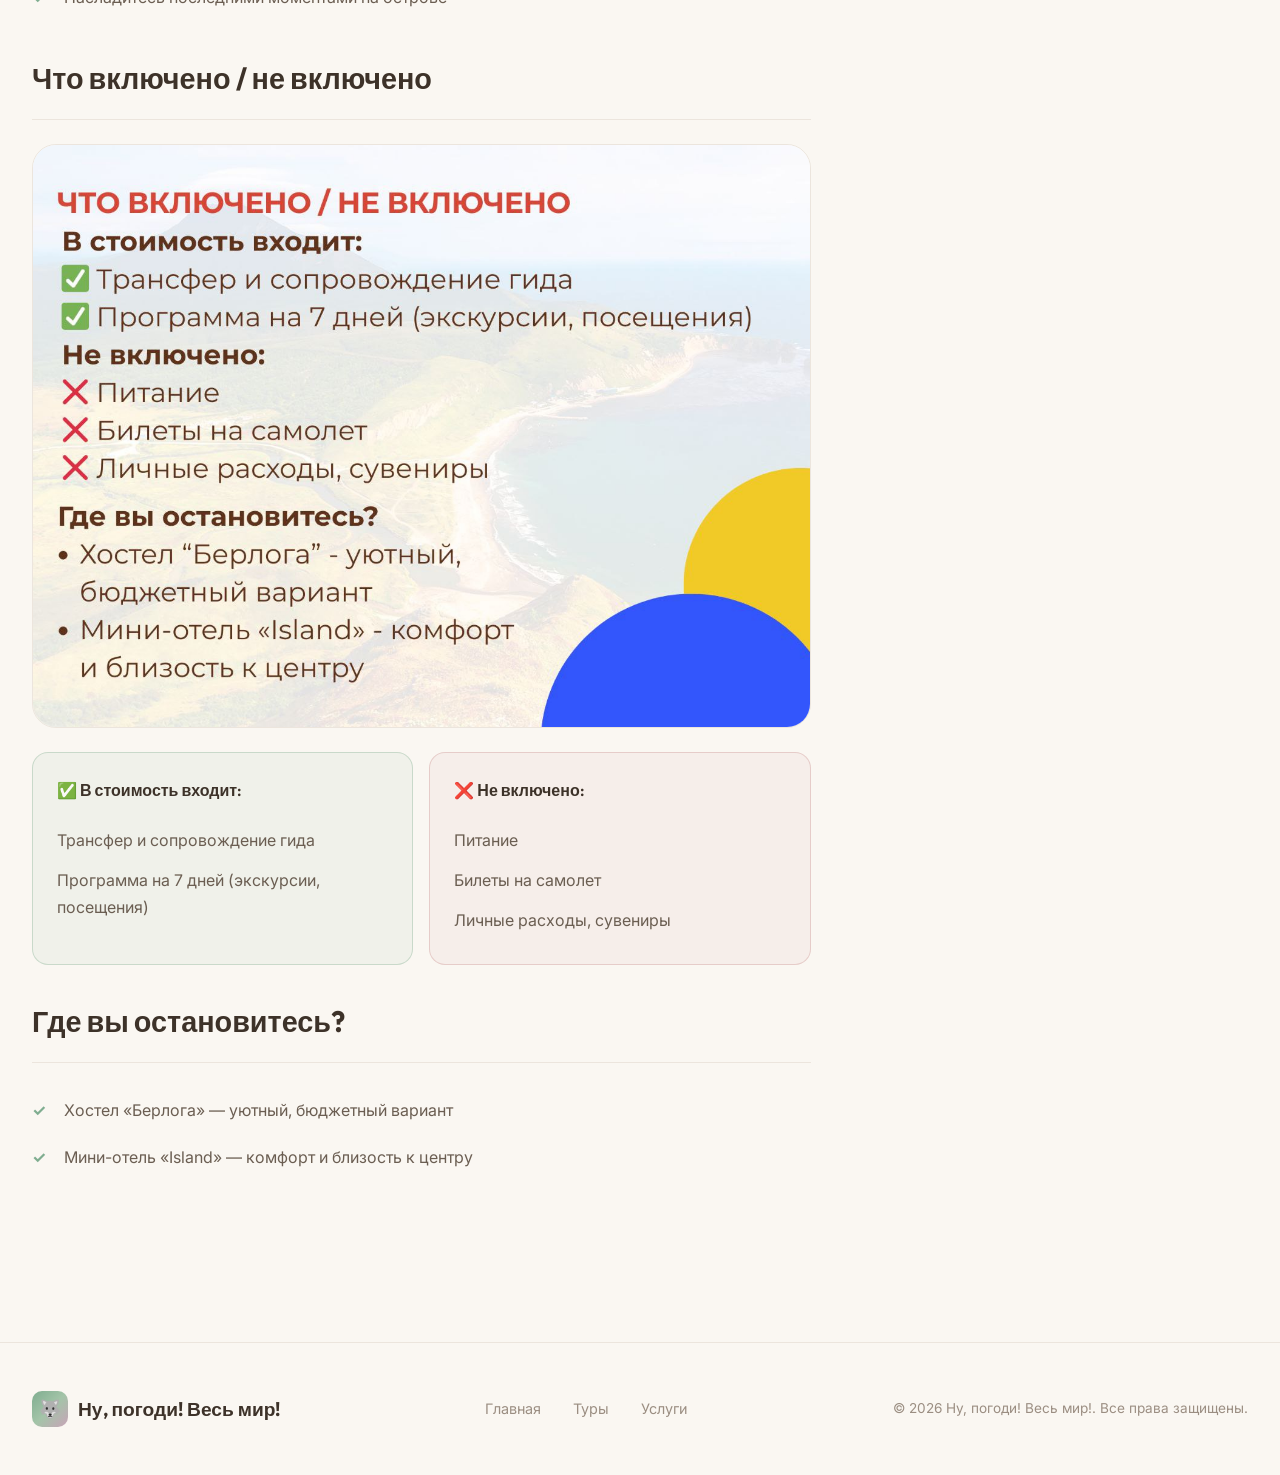
<file: tour2.html>
<!DOCTYPE html>
<html lang="ru">

<head>
    <meta charset="UTF-8">
    <meta name="viewport" content="width=device-width, initial-scale=1.0">
    <meta name="description"
        content="Уникальный авторский тур на Сахалин на 10 дней 2026. Маяк Анива, мыс Великан, бухта Тихая, крабы, сивучи и невероятная природа края света. Бронируйте прямо сейчас!">
    <meta name="keywords"
        content="туры на сахалин, маяк анива тур, мыс великан, сахалин отдых, бухта тихая, путешествие на сахалин, авторские туры сахалин, туризм на дальнем востоке">
    <meta name="author" content="Ну, погоди! Весь мир!">
    <meta property="og:title" content="Авторский тур на Сахалин 2026: Экспедиция на край света | Ну, погоди! Весь мир!">
    <meta property="og:description"
        content="Посетите маяк Анива, мыс Великан и бухту Тихая. Вкуснейшие морепродукты и дикая природа Дальнего Востока ждут вас.">
    <meta property="og:type" content="website">
    <meta property="og:url" content="https://nupogodi-tours.ru/tour2.html">
    <meta property="og:image" content="https://nupogodi-tours.ru/images/sakhalin.png">
    <meta property="og:image:width" content="1200">
    <meta property="og:image:height" content="630">
    <meta property="og:locale" content="ru_RU">
    <meta property="og:site_name" content="Ну, погоди! Весь мир!">
    <meta name="twitter:card" content="summary_large_image">
    <meta name="twitter:title" content="Авторский тур на Сахалин 2026 | Ну, погоди!">
    <meta name="twitter:description" content="Посетите маяк Анива, мыс Великан и бухту Тихая. Дикая природа Дальнего Востока.">
    <meta name="twitter:image" content="https://nupogodi-tours.ru/images/sakhalin.png">
    <link rel="icon" type="image/svg+xml" href="images/favicon.svg">
    <link rel="icon" type="image/png" sizes="32x32" href="images/favicon-32.png">
    <link rel="apple-touch-icon" sizes="180x180" href="images/favicon.png">
    <title>Авторский тур на Сахалин 2026: Экспедиция на край света | Ну, погоди! Весь мир!</title>
    <link rel="stylesheet" href="styles.css">
    <script type="application/ld+json">
    {
      "@context": "https://schema.org",
      "@type": "TouristTrip",
      "name": "Авторский тур на Сахалин: на краю света",
      "description": "Уникальный авторский тур на Сахалин на 10 дней. Маяк Анива, мыс Великан, бухта Тихая, крабы, сивучи и невероятная природа.",
      "image": [
        "https://nupogodi-tours.ru/images/sakhalin.png",
        "https://nupogodi-tours.ru/images/photo_2026-03-03_12-55-42.jpg",
        "https://nupogodi-tours.ru/images/photo_2026-03-03_12-55-39.jpg",
        "https://nupogodi-tours.ru/images/photo_2026-03-03_12-55-33.jpg",
        "https://nupogodi-tours.ru/images/photo_2026-03-03_12-55-29.jpg"
      ],
      "touristType": "Экотуризм",
      "itinerary": {
        "@type": "ItemList",
        "numberOfItems": 7,
        "itemListElement": [
          {"@type": "ListItem", "position": 1, "name": "Город и история"},
          {"@type": "ListItem", "position": 2, "name": "Природа и животные"},
          {"@type": "ListItem", "position": 3, "name": "Мысы и озёра"},
          {"@type": "ListItem", "position": 4, "name": "Бухта Тихая и водопад"},
          {"@type": "ListItem", "position": 5, "name": "Озеро Буссе и маяк Анива"},
          {"@type": "ListItem", "position": 6, "name": "Город Корсаков"},
          {"@type": "ListItem", "position": 7, "name": "Отдых"}
        ]
      },
      "offers": {
        "@type": "Offer",
        "price": "60000",
        "priceCurrency": "RUB",
        "url": "https://nupogodi-tours.ru/tour2.html",
        "availability": "https://schema.org/InStock"
      },
      "provider": {
        "@type": "TravelAgency",
        "name": "Ну, погоди! Весь мир!",
        "url": "https://nupogodi-tours.ru"
      }
    }
    </script>
<!-- Yandex.Metrika counter -->
<script type="text/javascript">
    (function(m,e,t,r,i,k,a){
        m[i]=m[i]||function(){(m[i].a=m[i].a||[]).push(arguments)};
        m[i].l=1*new Date();
        for (var j = 0; j < document.scripts.length; j++) {if (document.scripts[j].src === r) { return; }}
        k=e.createElement(t),a=e.getElementsByTagName(t)[0],k.async=1,k.src=r,a.parentNode.insertBefore(k,a)
    })(window, document,'script','https://mc.yandex.ru/metrika/tag.js?id=109256653', 'ym');

    ym(109256653, 'init', {ssr:true, webvisor:true, clickmap:true, ecommerce:"dataLayer", referrer: document.referrer, url: location.href, accurateTrackBounce:true, trackLinks:true});
</script>
<noscript><div><img src="https://mc.yandex.ru/watch/109256653" style="position:absolute; left:-9999px;" alt="" /></div></noscript>
<!-- /Yandex.Metrika counter -->
</head>

<body>

    <!-- Navigation -->
    <nav class="navbar" id="navbar">
        <div class="nav-container">
            <a href="index.html" class="nav-logo">
                <div class="logo-icon">🐺</div>
                Ну, погоди! Весь мир!
            </a>
            <ul class="nav-links">
                <li><a href="index.html">Главная</a></li>
                <li><a href="index.html#tours">Все туры</a></li>
                <li><a href="index.html#services">Услуги</a></li>
            </ul>
        </div>
    </nav>

    <!-- Tour Hero -->
    <section class="tour-hero">
        <div class="tour-hero-bg">
            <img src="images/sakhalin.png" alt="Авторский тур на Сахалин: маяк Анива и дикая природа">
            <div class="tour-hero-overlay"></div>
        </div>
        <div class="tour-hero-content">
            <div class="tour-badge-inline">🌊 Островная экспедиция • 7 дней</div>
            <h1>Авторский тур на Сахалин:<br>на краю света</h1>
            <p class="tour-hero-desc">Погрузитесь в дикую природу, историю и атмосферу острова. Обзорные экскурсии,
                экотуризм, водопады, озёра, мысы и морские прогулки.</p>
        </div>
    </section>

    <!-- Tour Content -->
    <section class="section">
        <div class="tour-info-grid">

            <!-- Main Content -->
            <div class="tour-description">
                <h2>О маршруте</h2>
                <p>7 дней приключений на краю света! Остров Сахалин — это уникальное место, где вы увидите природу во
                    всей её первозданной красоте. Обзорная экскурсия по городу, экотуризм с посещением ферм, водопадов,
                    озёр и мысов, морские прогулки и незабываемые видовые точки.</p>

                <!-- Day 1 -->
                <h2>День 1. Город и история</h2>
                <div class="tour-day-gallery">
                    <img src="images/photo_2026-03-03_12-55-42.jpg" alt="Обзорная экскурсия по Южно-Сахалинску"
                        class="tour-day-img">
                </div>
                <p>Обзорная экскурсия по Южному Сахалину:</p>
                <ul>
                    <li>Музей Победы</li>
                    <li>Храм Рождества Христова</li>
                    <li>Краеведческий музей</li>
                    <li>Горный воздух — прогулка в живописных местах города</li>
                </ul>

                <!-- Day 2 -->
                <h2>День 2. Природа и животные</h2>
                <div class="tour-day-gallery">
                    <img src="images/photo_2026-03-03_12-55-39.jpg" alt="День 2: Природа и животные"
                        class="tour-day-img">
                </div>
                <ul>
                    <li>Уникальное место «Останец Лягушка» — геологическая достопримечательность</li>
                    <li>Посещение оленьей фермы — кормление, фото с оленями, рассказы о жизни животных</li>
                </ul>

                <!-- Day 3 -->
                <h2>День 3. Путешествие по мысам и озёрам</h2>
                <div class="tour-day-gallery">
                    <img src="images/photo_2026-03-03_12-55-36.jpg" alt="День 3: Мысы и озёра" class="tour-day-img">
                </div>
                <ul>
                    <li>Кристально чистые голубые озёра с незабываемыми отражениями</li>
                    <li>Мыс Евстафия — символ силы природы</li>
                    <li>Мыс Великан и Птичий мыс — наблюдение за птицами и морскими обитателями</li>
                </ul>

                <!-- Day 4 -->
                <h2>День 4. Бухта Тихая и водопад</h2>
                <div class="tour-day-gallery">
                    <img src="images/photo_2026-03-03_12-55-33.jpg" alt="Бухта Тихая и водопады Сахалина"
                        class="tour-day-img">
                </div>
                <ul>
                    <li>Уединённая бухта — идеальное место для спокойного отдыха</li>
                    <li>Клоковский водопад — один из самых красивых на Сахалине</li>
                </ul>

                <!-- Day 5 -->
                <h2>День 5. Озеро Буссе и маяк Анива</h2>
                <div class="tour-day-gallery">
                    <img src="images/photo_2026-03-03_12-55-29.jpg" alt="Экскурсия на Маяк Анива и озеро Буссе"
                        class="tour-day-img">
                </div>
                <p>Места, где чувствуешь себя на краю мира:</p>
                <ul>
                    <li>Озеро Буссе — таинственное и глубокое</li>
                    <li>Маяк Анива — символ острова, романтичный фон для фото</li>
                    <li><strong>Альтернатива:</strong> поездка на остров Монерон (по желанию)</li>
                </ul>

                <!-- Day 6 -->
                <h2>День 6. Город Корсаков</h2>
                <div class="tour-day-gallery">
                    <img src="images/photo_2026-03-03_12-55-27.jpg" alt="День 6: Корсаков" class="tour-day-img">
                </div>
                <p>Городская атмосфера и морской бриз:</p>
                <ul>
                    <li>Панорамные виды на залив и горы</li>
                    <li>Возможность увидеть портовую жизнь острова</li>
                    <li><strong>По желанию</strong> — можно заменить на свободное время или дополнительную экскурсию
                    </li>
                </ul>

                <!-- Day 7 -->
                <h2>День 7. Отдых</h2>
                <ul>
                    <li>Расслабитесь</li>
                    <li>Сделаете последние покупки</li>
                    <li>Насладитесь последними моментами на острове</li>
                </ul>

                <!-- Included / Not Included -->
                <h2>Что включено / не включено</h2>
                <div class="tour-day-gallery">
                    <img src="images/photo_2026-03-03_12-55-23.jpg" alt="Что включено" class="tour-day-img">
                </div>
                <div class="included-grid">
                    <div class="included-card included">
                        <h4>✅ В стоимость входит:</h4>
                        <ul>
                            <li>Трансфер и сопровождение гида</li>
                            <li>Программа на 7 дней (экскурсии, посещения)</li>
                        </ul>
                    </div>
                    <div class="included-card not-included">
                        <h4>❌ Не включено:</h4>
                        <ul>
                            <li>Питание</li>
                            <li>Билеты на самолет</li>
                            <li>Личные расходы, сувениры</li>
                        </ul>
                    </div>
                </div>

                <h2>Где вы остановитесь?</h2>
                <ul>
                    <li>Хостел «Берлога» — уютный, бюджетный вариант</li>
                    <li>Мини-отель «Island» — комфорт и близость к центру</li>
                </ul>
            </div>

            <!-- Sidebar -->
            <div class="tour-sidebar">

                <!-- Price Card -->
                <div class="sidebar-card">
                    <h3>💰 Стоимость</h3>
                    <div class="price-main">60 000 ₽</div>
                    <div class="price-note">Цена за 1 человека</div>
                </div>

                <!-- Dates Card -->
                <div class="sidebar-card">
                    <h3>📅 Ближайшие даты</h3>
                    <div class="date-list" id="tour2-dates">
                        <div class="date-item" style="justify-content:center; color: var(--text-muted);">
                            Загрузка дат...
                        </div>
                    </div>
                </div>

                <!-- Services Card -->
                <div class="sidebar-card">
                    <h3>🎒 Что входит в тур</h3>
                    <div class="sidebar-services">
                        <div class="tour-service-item">
                            <span class="s-icon">🧭</span> Сопровождение гида
                        </div>
                        <div class="tour-service-item">
                            <span class="s-icon">🚐</span> Трансфер
                        </div>
                        <div class="tour-service-item">
                            <span class="s-icon">🗺</span> Экскурсии на 7 дней
                        </div>
                        <div class="tour-service-item">
                            <span class="s-icon">🏨</span> Проживание
                        </div>
                        <div class="tour-service-item">
                            <span class="s-icon">🦌</span> Оленья ферма
                        </div>
                        <div class="tour-service-item">
                            <span class="s-icon">🌊</span> Морские прогулки
                        </div>
                    </div>
                </div>

                <!-- Map image -->
                <div class="sidebar-card">
                    <h3>🗺 Карта маршрута</h3>
                    <div class="tour-day-gallery sidebar-img">
                        <img src="images/photo_2026-03-03_12-55-48.jpg" alt="Карта Сахалин" class="tour-day-img">
                    </div>
                </div>

                <!-- Book Button -->
                <button class="btn btn-primary btn-book" id="bookBtn"
                    onclick="document.getElementById('contactModal').classList.add('active')">
                    📩 Забронировать
                </button>

            </div>
        </div>
    </section>

    <!-- Contact Modal -->
    <div class="contact-modal-overlay" id="contactModal">
        <div class="contact-modal">
            <button class="contact-modal-close"
                onclick="document.getElementById('contactModal').classList.remove('active')">✕</button>
            <h3>📞 Свяжитесь с нами</h3>
            <p>Для бронирования тура свяжитесь с нами любым удобным способом:</p>
            <div class="contact-modal-items">
                <a href="tel:+79836157740" class="contact-modal-item">
                    <span class="contact-modal-icon">📱</span>
                    <div>
                        <div class="contact-modal-label">Телефон</div>
                        <div class="contact-modal-value">+7 (983) 615-77-40</div>
                    </div>
                </a>
                <a href="https://t.me/nypogod" target="_blank" class="contact-modal-item">
                    <span class="contact-modal-icon">✈️</span>
                    <div>
                        <div class="contact-modal-label">Telegram</div>
                        <div class="contact-modal-value">@nypogod</div>
                    </div>
                </a>
                <a href="https://max.ru/join/zWjZZOgrSASOhCdiYN-ztWfvN6nFuseAmMMUd-aQnwc" target="_blank" class="contact-modal-item">
                    <span class="contact-modal-icon">Ⓜ️</span>
                    <div>
                        <div class="contact-modal-label">Messenger MAX</div>
                        <div class="contact-modal-value">Написать нам</div>
                    </div>
                </a>
            </div>
        </div>
    </div>

    <!-- Footer -->
    <footer class="footer">
        <div class="footer-content">
            <div class="footer-logo">
                <div class="logo-icon">🐺</div>
                Ну, погоди! Весь мир!
            </div>
            <ul class="footer-links">
                <li><a href="index.html">Главная</a></li>
                <li><a href="index.html#tours">Туры</a></li>
                <li><a href="index.html#services">Услуги</a></li>
            </ul>
            <div class="footer-copy">© 2026 Ну, погоди! Весь мир!. Все права защищены.</div>
        </div>
    </footer>

    <script src="script.js"></script>
</body>

</html>
</file>
<file: styles.css>
@import url('https://fonts.googleapis.com/css2?family=Inter:wght@300;400;500;600;700;800;900&family=Outfit:wght@300;400;500;600;700;800&display=swap');

/* ===== CSS Variables ===== */
:root {
  --bg-primary: #faf7f2;
  --bg-secondary: #f0ebe3;
  --bg-card: rgba(255, 255, 255, 0.75);
  --bg-glass: rgba(255, 255, 255, 0.6);
  --border-glass: rgba(180, 160, 140, 0.2);
  --text-primary: #3d3229;
  --text-secondary: #6b5e52;
  --text-muted: #9b8e82;
  --accent-1: #7fad90;
  --accent-2: #a3c4a8;
  --accent-gradient: linear-gradient(135deg, #7fad90, #a3c4a8, #c8a4b8);
  --accent-glow: rgba(127, 173, 144, 0.25);
  --gold: #d4a76a;
  --gold-light: #e8c49a;
  --radius-sm: 8px;
  --radius-md: 16px;
  --radius-lg: 24px;
  --radius-xl: 32px;
  --shadow-card: 0 8px 32px rgba(100, 80, 60, 0.08);
  --shadow-hover: 0 16px 48px rgba(100, 80, 60, 0.12);
  --transition: all 0.4s cubic-bezier(0.175, 0.885, 0.32, 1.275);
  --transition-smooth: all 0.3s ease;
}

/* ===== Reset & Base ===== */
*,
*::before,
*::after {
  margin: 0;
  padding: 0;
  box-sizing: border-box;
}

html {
  scroll-behavior: smooth;
  font-size: 16px;
}

body {
  font-family: 'Inter', -apple-system, BlinkMacSystemFont, sans-serif;
  background: var(--bg-primary);
  color: var(--text-primary);
  line-height: 1.7;
  overflow-x: hidden;
  min-height: 100vh;
}

/* Background ambient effects */
body::before {
  content: '';
  position: fixed;
  top: -50%;
  left: -50%;
  width: 200%;
  height: 200%;
  background: radial-gradient(ellipse at 20% 50%, rgba(200, 164, 184, 0.12) 0%, transparent 50%),
    radial-gradient(ellipse at 80% 20%, rgba(127, 173, 144, 0.08) 0%, transparent 50%),
    radial-gradient(ellipse at 50% 80%, rgba(212, 167, 106, 0.06) 0%, transparent 50%);
  z-index: -1;
  animation: ambientFloat 20s ease-in-out infinite;
}

@keyframes ambientFloat {

  0%,
  100% {
    transform: translate(0, 0) rotate(0deg);
  }

  33% {
    transform: translate(30px, -20px) rotate(1deg);
  }

  66% {
    transform: translate(-20px, 20px) rotate(-1deg);
  }
}

a {
  text-decoration: none;
  color: inherit;
}

img {
  max-width: 100%;
  height: auto;
  display: block;
}

/* ===== Navigation ===== */
.navbar {
  position: fixed;
  top: 0;
  left: 0;
  right: 0;
  z-index: 1000;
  padding: 1rem 2rem;
  transition: var(--transition-smooth);
  background: transparent;
}

.navbar.scrolled {
  background: rgba(250, 247, 242, 0.92);
  backdrop-filter: blur(20px);
  -webkit-backdrop-filter: blur(20px);
  border-bottom: 1px solid var(--border-glass);
  padding: 0.75rem 2rem;
}

.nav-container {
  max-width: 1280px;
  margin: 0 auto;
  display: flex;
  align-items: center;
  justify-content: space-between;
}

.nav-logo {
  display: flex;
  align-items: center;
  gap: 12px;
  font-family: 'Outfit', sans-serif;
  font-weight: 700;
  font-size: 1.5rem;
  color: #ffffff;
}

.navbar.scrolled .nav-logo {
  color: var(--text-primary);
}

.nav-logo .logo-icon {
  width: 42px;
  height: 42px;
  background: var(--accent-gradient);
  border-radius: 12px;
  display: flex;
  align-items: center;
  justify-content: center;
  font-size: 1.4rem;
  box-shadow: 0 4px 16px var(--accent-glow);
}

.nav-links {
  display: flex;
  align-items: center;
  gap: 2rem;
  list-style: none;
}

.nav-links a {
  color: rgba(255, 255, 255, 0.9);
  font-weight: 500;
  font-size: 0.95rem;
  transition: var(--transition-smooth);
  position: relative;
  padding: 0.5rem 0;
}

.navbar.scrolled .nav-links a {
  color: var(--text-secondary);
}

.nav-links a::after {
  content: '';
  position: absolute;
  bottom: 0;
  left: 0;
  width: 0;
  height: 2px;
  background: var(--accent-gradient);
  transition: width 0.3s ease;
  border-radius: 2px;
}

.nav-links a:hover {
  color: #ffffff;
}

.navbar.scrolled .nav-links a:hover {
  color: var(--text-primary);
}

.nav-links a:hover::after {
  width: 100%;
}

/* ===== Hero Section ===== */
.hero {
  position: relative;
  min-height: 100vh;
  display: flex;
  align-items: center;
  justify-content: center;
  text-align: center;
  overflow: hidden;
}

.hero-bg {
  position: absolute;
  inset: 0;
  /* Removed z-index: -1 to prevent it hiding behind body background */
}

.hero-bg img {
  width: 100%;
  height: 100%;
  object-fit: cover;
  filter: brightness(0.85);
}

.hero-overlay {
  position: absolute;
  inset: 0;
  background: linear-gradient(180deg,
      rgba(40, 30, 20, 0.35) 0%,
      rgba(40, 30, 20, 0.6) 100%);
}

.hero-content {
  max-width: 800px;
  padding: 2rem;
  animation: fadeInUp 1s ease-out;
  position: relative;
  z-index: 1;
}

.hero-badge {
  display: inline-flex;
  align-items: center;
  gap: 8px;
  padding: 8px 20px;
  background: var(--bg-glass);
  border: 1px solid var(--border-glass);
  border-radius: 50px;
  font-size: 0.85rem;
  color: #ffffff;
  font-weight: 500;
  margin-bottom: 1.5rem;
  backdrop-filter: blur(10px);
}

.hero-badge .dot {
  width: 8px;
  height: 8px;
  background: var(--accent-1);
  border-radius: 50%;
  animation: pulse 2s ease-in-out infinite;
}

.hero h1 {
  font-family: 'Outfit', sans-serif;
  font-size: 4rem;
  font-weight: 800;
  line-height: 1.1;
  margin-bottom: 1.5rem;
  color: #ffffff;
}

.hero h1 .accent {
  color: #a3c4a8;
}

.hero p {
  font-size: 1.2rem;
  color: rgba(255, 255, 255, 0.9);
  max-width: 600px;
  margin: 0 auto 2.5rem;
  line-height: 1.8;
}

.hero-buttons {
  display: flex;
  gap: 1rem;
  justify-content: center;
  flex-wrap: wrap;
}

/* ===== Buttons ===== */
.btn {
  display: inline-flex;
  align-items: center;
  gap: 10px;
  padding: 14px 32px;
  border-radius: 14px;
  font-weight: 600;
  font-size: 1rem;
  cursor: pointer;
  border: none;
  transition: var(--transition);
  font-family: 'Inter', sans-serif;
}

.btn-primary {
  background: var(--accent-gradient);
  color: #3d3229;
  box-shadow: 0 4px 20px var(--accent-glow);
}

.btn-primary:hover {
  transform: translateY(-3px);
  box-shadow: 0 8px 32px var(--accent-glow);
}

.btn-outline {
  background: transparent;
  color: #ffffff;
  border: 1px solid rgba(255, 255, 255, 0.3);
  backdrop-filter: blur(10px);
}

.btn-outline:hover {
  background: rgba(255, 255, 255, 0.1);
  border-color: rgba(255, 255, 255, 0.6);
  transform: translateY(-3px);
}

/* ===== Section Styles ===== */
.section {
  padding: 6rem 2rem;
  max-width: 1280px;
  margin: 0 auto;
}

.section-header {
  text-align: center;
  margin-bottom: 4rem;
}

.section-label {
  display: inline-flex;
  align-items: center;
  gap: 8px;
  font-size: 0.85rem;
  font-weight: 600;
  color: var(--accent-1);
  text-transform: uppercase;
  letter-spacing: 3px;
  margin-bottom: 1rem;
}

.section-title {
  font-family: 'Outfit', sans-serif;
  font-size: 2.8rem;
  font-weight: 700;
  line-height: 1.2;
  margin-bottom: 1rem;
}

.section-subtitle {
  font-size: 1.1rem;
  color: var(--text-secondary);
  max-width: 600px;
  margin: 0 auto;
}

/* ===== About Section ===== */
.about {
  position: relative;
}

.about-grid {
  display: grid;
  grid-template-columns: 1fr 1fr;
  gap: 4rem;
  align-items: center;
}

.about-text h3 {
  font-family: 'Outfit', sans-serif;
  font-size: 2rem;
  margin-bottom: 1.5rem;
  line-height: 1.3;
}

.about-text p {
  color: var(--text-secondary);
  margin-bottom: 1.5rem;
  font-size: 1.05rem;
}

.about-stats {
  display: grid;
  grid-template-columns: repeat(3, 1fr);
  gap: 1.5rem;
}

.stat-item {
  text-align: center;
  padding: 1.5rem;
  background: var(--bg-glass);
  border: 1px solid var(--border-glass);
  border-radius: var(--radius-md);
  backdrop-filter: blur(10px);
  transition: var(--transition);
}

.stat-item:hover {
  transform: translateY(-4px);
  border-color: rgba(127, 173, 144, 0.4);
  box-shadow: 0 8px 32px rgba(127, 173, 144, 0.12);
}

.stat-number {
  font-family: 'Outfit', sans-serif;
  font-size: 2.5rem;
  font-weight: 800;
  background: var(--accent-gradient);
  -webkit-background-clip: text;
  -webkit-text-fill-color: transparent;
  background-clip: text;
}

.stat-label {
  font-size: 0.85rem;
  color: var(--text-muted);
  margin-top: 0.25rem;
}

/* ===== Tour Cards ===== */
.tours-grid {
  display: grid;
  grid-template-columns: repeat(2, 1fr);
  gap: 2rem;
}

.tour-card {
  background: var(--bg-card);
  border: 1px solid var(--border-glass);
  border-radius: var(--radius-lg);
  overflow: hidden;
  transition: var(--transition);
  position: relative;
}

.tour-card:hover {
  transform: translateY(-8px);
  box-shadow: var(--shadow-hover);
  border-color: rgba(127, 173, 144, 0.4);
}

.tour-card-image {
  position: relative;
  height: 280px;
  overflow: hidden;
}

.tour-card-image img {
  width: 100%;
  height: 100%;
  object-fit: cover;
  transition: transform 0.6s ease;
}

.tour-card:hover .tour-card-image img {
  transform: scale(1.08);
}

.tour-card-image .tour-badge {
  position: absolute;
  top: 16px;
  left: 16px;
  padding: 6px 16px;
  background: rgba(255, 255, 255, 0.8);
  backdrop-filter: blur(10px);
  border: 1px solid var(--border-glass);
  border-radius: 50px;
  font-size: 0.8rem;
  font-weight: 600;
  color: var(--text-secondary);
}

.tour-card-image .tour-price-badge {
  position: absolute;
  top: 16px;
  right: 16px;
  padding: 8px 18px;
  background: var(--accent-gradient);
  border-radius: 50px;
  font-size: 0.85rem;
  font-weight: 700;
  color: #0a0e17;
}

.tour-card-body {
  padding: 2rem;
}

.tour-card-body h3 {
  font-family: 'Outfit', sans-serif;
  font-size: 1.5rem;
  font-weight: 700;
  margin-bottom: 0.75rem;
}

.tour-card-body p {
  color: var(--text-secondary);
  font-size: 0.95rem;
  margin-bottom: 1.5rem;
  line-height: 1.7;
}

.tour-meta {
  display: flex;
  gap: 1.5rem;
  margin-bottom: 1.5rem;
  flex-wrap: wrap;
}

.tour-meta-item {
  display: flex;
  align-items: center;
  gap: 6px;
  font-size: 0.85rem;
  color: var(--text-muted);
}

.tour-meta-item .icon {
  font-size: 1rem;
}

.tour-card .btn {
  width: 100%;
  justify-content: center;
}

/* ===== Services Section ===== */
.services-grid {
  display: grid;
  grid-template-columns: repeat(3, 1fr);
  gap: 1.5rem;
}

.service-card {
  padding: 2rem;
  background: var(--bg-glass);
  border: 1px solid var(--border-glass);
  border-radius: var(--radius-lg);
  backdrop-filter: blur(10px);
  transition: var(--transition);
  text-align: center;
}

.service-card:hover {
  transform: translateY(-6px);
  border-color: rgba(127, 173, 144, 0.4);
  box-shadow: 0 12px 40px rgba(127, 173, 144, 0.1);
}

.service-icon {
  width: 64px;
  height: 64px;
  margin: 0 auto 1.25rem;
  background: linear-gradient(135deg, rgba(127, 173, 144, 0.15), rgba(200, 164, 184, 0.1));
  border: 1px solid rgba(127, 173, 144, 0.25);
  border-radius: var(--radius-md);
  display: flex;
  align-items: center;
  justify-content: center;
  font-size: 1.8rem;
}

.service-card h4 {
  font-family: 'Outfit', sans-serif;
  font-size: 1.15rem;
  font-weight: 600;
  margin-bottom: 0.75rem;
}

.service-card p {
  color: var(--text-secondary);
  font-size: 0.9rem;
  line-height: 1.6;
}

/* ===== Footer ===== */
.footer {
  border-top: 1px solid var(--border-glass);
  padding: 3rem 2rem;
  margin-top: 2rem;
}

.footer-content {
  max-width: 1280px;
  margin: 0 auto;
  display: flex;
  justify-content: space-between;
  align-items: center;
  flex-wrap: wrap;
  gap: 1.5rem;
}

.footer-logo {
  display: flex;
  align-items: center;
  gap: 10px;
  font-family: 'Outfit', sans-serif;
  font-weight: 700;
  font-size: 1.2rem;
}

.footer-logo .logo-icon {
  width: 36px;
  height: 36px;
  background: var(--accent-gradient);
  border-radius: 10px;
  display: flex;
  align-items: center;
  justify-content: center;
  font-size: 1.1rem;
}

.footer-links {
  display: flex;
  gap: 2rem;
  list-style: none;
}

.footer-links a {
  color: var(--text-muted);
  font-size: 0.9rem;
  transition: var(--transition-smooth);
}

.footer-links a:hover {
  color: var(--accent-1);
}

.footer-copy {
  color: var(--text-muted);
  font-size: 0.85rem;
}

/* Footer Contacts */
.footer-contacts {
  width: 100%;
  padding-top: 1.5rem;
  border-top: 1px solid var(--border-glass);
}

.footer-contacts h4 {
  font-family: 'Outfit', sans-serif;
  font-size: 1.1rem;
  font-weight: 600;
  margin-bottom: 1rem;
  color: var(--text-primary);
}

.footer-contact-item {
  display: flex;
  align-items: center;
  gap: 10px;
  padding: 0.4rem 0;
  font-size: 0.9rem;
}

.footer-contact-item span {
  font-size: 1.1rem;
  flex-shrink: 0;
}

.footer-contact-item a {
  color: var(--text-secondary);
  transition: var(--transition-smooth);
}

.footer-contact-item a:hover {
  color: var(--accent-1);
}

/* ===== Book Button ===== */
.btn-book {
  width: 100%;
  justify-content: center;
  padding: 16px 32px;
  font-size: 1.1rem;
  margin-top: 0.5rem;
  cursor: pointer;
  animation: pulseGlow 2.5s ease-in-out infinite;
}

@keyframes pulseGlow {

  0%,
  100% {
    box-shadow: 0 4px 20px var(--accent-glow);
  }

  50% {
    box-shadow: 0 4px 32px rgba(127, 173, 144, 0.45);
  }
}

/* ===== Contact Modal ===== */
.contact-modal-overlay {
  position: fixed;
  inset: 0;
  z-index: 9999;
  display: flex;
  align-items: center;
  justify-content: center;
  background: rgba(30, 25, 20, 0.6);
  backdrop-filter: blur(8px);
  -webkit-backdrop-filter: blur(8px);
  opacity: 0;
  pointer-events: none;
  transition: opacity 0.35s ease;
}

.contact-modal-overlay.active {
  opacity: 1;
  pointer-events: auto;
}

.contact-modal {
  background: var(--bg-primary);
  border: 1px solid var(--border-glass);
  border-radius: var(--radius-xl);
  padding: 2.5rem;
  max-width: 440px;
  width: 90%;
  position: relative;
  box-shadow: 0 24px 64px rgba(0, 0, 0, 0.15);
  transform: translateY(20px) scale(0.95);
  transition: transform 0.35s cubic-bezier(0.175, 0.885, 0.32, 1.275);
}

.contact-modal-overlay.active .contact-modal {
  transform: translateY(0) scale(1);
}

.contact-modal-close {
  position: absolute;
  top: 16px;
  right: 16px;
  width: 36px;
  height: 36px;
  border: 1px solid var(--border-glass);
  background: var(--bg-glass);
  border-radius: 50%;
  font-size: 1rem;
  cursor: pointer;
  display: flex;
  align-items: center;
  justify-content: center;
  color: var(--text-muted);
  transition: var(--transition-smooth);
}

.contact-modal-close:hover {
  background: rgba(200, 140, 140, 0.15);
  border-color: rgba(200, 140, 140, 0.4);
  color: var(--text-primary);
}

.contact-modal h3 {
  font-family: 'Outfit', sans-serif;
  font-size: 1.5rem;
  font-weight: 700;
  margin-bottom: 0.5rem;
}

.contact-modal>p {
  color: var(--text-secondary);
  font-size: 0.95rem;
  margin-bottom: 1.5rem;
}

.contact-modal-items {
  display: flex;
  flex-direction: column;
  gap: 0.75rem;
}

.contact-modal-item {
  display: flex;
  align-items: center;
  gap: 14px;
  padding: 1rem 1.25rem;
  background: var(--bg-glass);
  border: 1px solid var(--border-glass);
  border-radius: var(--radius-md);
  transition: var(--transition-smooth);
  text-decoration: none;
  color: inherit;
}

.contact-modal-item:hover {
  border-color: rgba(127, 173, 144, 0.5);
  background: rgba(127, 173, 144, 0.08);
  transform: translateX(4px);
}

.contact-modal-icon {
  font-size: 1.5rem;
  flex-shrink: 0;
}

.contact-modal-label {
  font-size: 0.8rem;
  color: var(--text-muted);
  font-weight: 500;
  text-transform: uppercase;
  letter-spacing: 1px;
}

.contact-modal-value {
  font-size: 1rem;
  font-weight: 600;
  color: var(--text-primary);
}

/* ===== Tour Detail Page ===== */
.tour-hero {
  position: relative;
  height: 60vh;
  min-height: 400px;
  display: flex;
  align-items: flex-end;
  overflow: hidden;
}

.tour-hero-bg {
  position: absolute;
  inset: 0;
}

.tour-hero-bg img {
  width: 100%;
  height: 100%;
  object-fit: cover;
  filter: brightness(0.4);
}

.tour-hero-overlay {
  position: absolute;
  inset: 0;
  background: linear-gradient(180deg,
      rgba(40, 30, 20, 0.25) 0%,
      rgba(40, 30, 20, 0.75) 60%,
      rgba(40, 30, 20, 0.92) 100%);
  z-index: -1;
}

.tour-hero-content {
  max-width: 1280px;
  margin: 0 auto;
  padding: 3rem 2rem;
  width: 100%;
  animation: fadeInUp 0.8s ease-out;
  position: relative;
  z-index: 1;
}

.tour-hero-content .tour-badge-inline {
  display: inline-flex;
  align-items: center;
  gap: 8px;
  padding: 6px 16px;
  background: rgba(127, 173, 144, 0.2);
  border: 1px solid rgba(127, 173, 144, 0.3);
  border-radius: 50px;
  font-size: 0.8rem;
  font-weight: 600;
  color: var(--accent-2);
  margin-bottom: 1rem;
}

.tour-hero-content h1 {
  font-family: 'Outfit', sans-serif;
  font-size: 3.5rem;
  font-weight: 800;
  line-height: 1.1;
  margin-bottom: 1rem;
  color: #ffffff;
}

.tour-hero-content .tour-hero-desc {
  font-size: 1.15rem;
  color: rgba(255, 255, 255, 0.9);
  max-width: 600px;
}

/* Tour Info Grid */
.tour-info-grid {
  display: grid;
  grid-template-columns: 2fr 1fr;
  gap: 3rem;
  margin-top: -2rem;
  position: relative;
  z-index: 1;
}

.tour-description h2 {
  font-family: 'Outfit', sans-serif;
  font-size: 1.8rem;
  font-weight: 700;
  margin-bottom: 1.5rem;
  padding-bottom: 1rem;
  border-bottom: 1px solid var(--border-glass);
}

.tour-description p {
  color: var(--text-secondary);
  font-size: 1.05rem;
  margin-bottom: 1.5rem;
  line-height: 1.8;
}

.tour-description ul {
  list-style: none;
  margin-bottom: 2rem;
}

.tour-description ul li {
  padding: 0.6rem 0;
  padding-left: 2rem;
  position: relative;
  color: var(--text-secondary);
  font-size: 1rem;
  border-bottom: 1px solid rgba(255, 255, 255, 0.03);
}

.tour-description ul li::before {
  content: '✓';
  position: absolute;
  left: 0;
  color: var(--accent-1);
  font-weight: 700;
}

/* Sidebar */
.tour-sidebar {
  display: flex;
  flex-direction: column;
  gap: 1.5rem;
}

.sidebar-card {
  padding: 2rem;
  background: var(--bg-card);
  border: 1px solid var(--border-glass);
  border-radius: var(--radius-lg);
  backdrop-filter: blur(10px);
}

.sidebar-card h3 {
  font-family: 'Outfit', sans-serif;
  font-size: 1.3rem;
  font-weight: 700;
  margin-bottom: 1.5rem;
  display: flex;
  align-items: center;
  gap: 10px;
}

.price-main {
  font-family: 'Outfit', sans-serif;
  font-size: 2.5rem;
  font-weight: 800;
  background: var(--accent-gradient);
  -webkit-background-clip: text;
  -webkit-text-fill-color: transparent;
  background-clip: text;
  margin-bottom: 0.5rem;
}

.price-note {
  color: var(--text-muted);
  font-size: 0.85rem;
  margin-bottom: 1.5rem;
}

/* Price list table */
.price-table {
  width: 100%;
  border-collapse: collapse;
  margin-bottom: 1.5rem;
}

.price-table tr {
  border-bottom: 1px solid rgba(255, 255, 255, 0.05);
}

.price-table td {
  padding: 0.75rem 0;
  font-size: 0.9rem;
}

.price-table td:first-child {
  color: var(--text-secondary);
}

.price-table td:last-child {
  text-align: right;
  font-weight: 600;
  color: var(--text-primary);
}

/* Date cards */
.date-list {
  display: flex;
  flex-direction: column;
  gap: 0.75rem;
}

.date-item {
  display: flex;
  align-items: center;
  justify-content: space-between;
  padding: 1rem;
  background: var(--bg-glass);
  border: 1px solid var(--border-glass);
  border-radius: var(--radius-md);
  transition: var(--transition-smooth);
}

.date-item:hover {
  border-color: rgba(127, 173, 144, 0.4);
  background: rgba(127, 173, 144, 0.08);
}

.date-info {
  display: flex;
  align-items: center;
  gap: 10px;
}

.date-icon {
  font-size: 1.2rem;
}

.date-text {
  font-size: 0.9rem;
  font-weight: 500;
}

.date-status {
  font-size: 0.75rem;
  padding: 4px 12px;
  border-radius: 50px;
  font-weight: 600;
}

.date-status.available {
  background: rgba(127, 173, 144, 0.15);
  color: var(--accent-1);
  border: 1px solid rgba(127, 173, 144, 0.3);
}

.date-status.few-left {
  background: rgba(212, 167, 106, 0.15);
  color: var(--gold);
  border: 1px solid rgba(212, 167, 106, 0.3);
}

.date-status.sold-out {
  background: rgba(200, 120, 120, 0.15);
  color: #c87878;
  border: 1px solid rgba(200, 120, 120, 0.3);
}

/* Tour Services */
.tour-services-grid {
  display: grid;
  grid-template-columns: repeat(2, 1fr);
  gap: 1rem;
}

.tour-service-item {
  display: flex;
  align-items: center;
  gap: 12px;
  padding: 1rem 1.25rem;
  background: var(--bg-glass);
  border: 1px solid var(--border-glass);
  border-radius: var(--radius-md);
  font-size: 0.9rem;
  color: var(--text-secondary);
  transition: var(--transition-smooth);
}

.tour-service-item:hover {
  border-color: rgba(127, 173, 144, 0.4);
  color: var(--text-primary);
}

.tour-service-item .s-icon {
  font-size: 1.3rem;
  flex-shrink: 0;
}

/* ===== Tour Day Gallery ===== */
.tour-day-gallery {
  margin-bottom: 1.5rem;
  border-radius: var(--radius-lg);
  overflow: hidden;
  border: 1px solid var(--border-glass);
}

.tour-day-img {
  width: 100%;
  height: auto;
  display: block;
  transition: transform 0.5s ease;
}

.tour-day-gallery:hover .tour-day-img {
  transform: scale(1.03);
}

.sidebar-img {
  margin-bottom: 0;
  border-radius: var(--radius-md);
}

.sidebar-img .tour-day-img {
  border-radius: var(--radius-md);
}

/* ===== Mascot Image ===== */
.about-mascots {
  margin-top: 1.5rem;
  border-radius: var(--radius-lg);
  overflow: hidden;
  border: 1px solid var(--border-glass);
}

.mascot-img {
  width: 100%;
  height: auto;
  display: block;
  transition: transform 0.5s ease;
}

.about-mascots:hover .mascot-img {
  transform: scale(1.03);
}

/* ===== Included / Not Included Cards ===== */
.included-grid {
  display: grid;
  grid-template-columns: 1fr 1fr;
  gap: 1rem;
  margin-bottom: 2rem;
}

.included-card {
  padding: 1.5rem;
  border-radius: var(--radius-md);
  border: 1px solid var(--border-glass);
  background: var(--bg-glass);
}

.included-card h4 {
  font-family: 'Outfit', sans-serif;
  font-size: 1rem;
  font-weight: 600;
  margin-bottom: 1rem;
}

.included-card.included {
  border-color: rgba(127, 173, 144, 0.35);
  background: rgba(127, 173, 144, 0.08);
}

.included-card.not-included {
  border-color: rgba(200, 140, 140, 0.35);
  background: rgba(200, 140, 140, 0.08);
}

.included-card ul {
  list-style: none;
  margin-bottom: 0;
}

.included-card ul li {
  padding: 0.4rem 0;
  padding-left: 0;
  border-bottom: none;
}

.included-card ul li::before {
  content: none;
}

/* ===== Sidebar Services ===== */
.sidebar-services {
  display: flex;
  flex-direction: column;
  gap: 0.5rem;
}

.sidebar-services .tour-service-item {
  padding: 0.75rem 1rem;
}

@media (max-width: 768px) {
  .included-grid {
    grid-template-columns: 1fr;
  }
}

/* ===== Animations ===== */
@keyframes fadeInUp {
  from {
    opacity: 0;
    transform: translateY(30px);
  }

  to {
    opacity: 1;
    transform: translateY(0);
  }
}

@keyframes pulse {

  0%,
  100% {
    opacity: 1;
    transform: scale(1);
  }

  50% {
    opacity: 0.5;
    transform: scale(1.5);
  }
}

.fade-in {
  opacity: 0;
  transform: translateY(30px);
  transition: opacity 0.6s ease, transform 0.6s ease;
}

.fade-in.visible {
  opacity: 1;
  transform: translateY(0);
}

/* ===== Responsive ===== */
@media (max-width: 1024px) {
  .hero h1 {
    font-size: 3rem;
  }

  .tours-grid {
    grid-template-columns: 1fr;
  }

  .about-grid {
    grid-template-columns: 1fr;
    gap: 2rem;
  }

  .services-grid {
    grid-template-columns: repeat(2, 1fr);
  }

  .tour-info-grid {
    grid-template-columns: 1fr;
  }

  .tour-hero-content h1 {
    font-size: 2.5rem;
  }
}

@media (max-width: 768px) {
  .hero h1 {
    font-size: 2.2rem;
  }

  .hero p {
    font-size: 1rem;
  }

  .section-title {
    font-size: 2rem;
  }

  .nav-links {
    display: none;
  }

  .services-grid {
    grid-template-columns: 1fr;
  }

  .about-stats {
    grid-template-columns: 1fr;
  }

  .tour-services-grid {
    grid-template-columns: 1fr;
  }

  .footer-content {
    flex-direction: column;
    text-align: center;
  }

  .footer-links {
    flex-wrap: wrap;
    justify-content: center;
  }

  .hero-buttons {
    flex-direction: column;
    align-items: center;
  }
}
</file>
